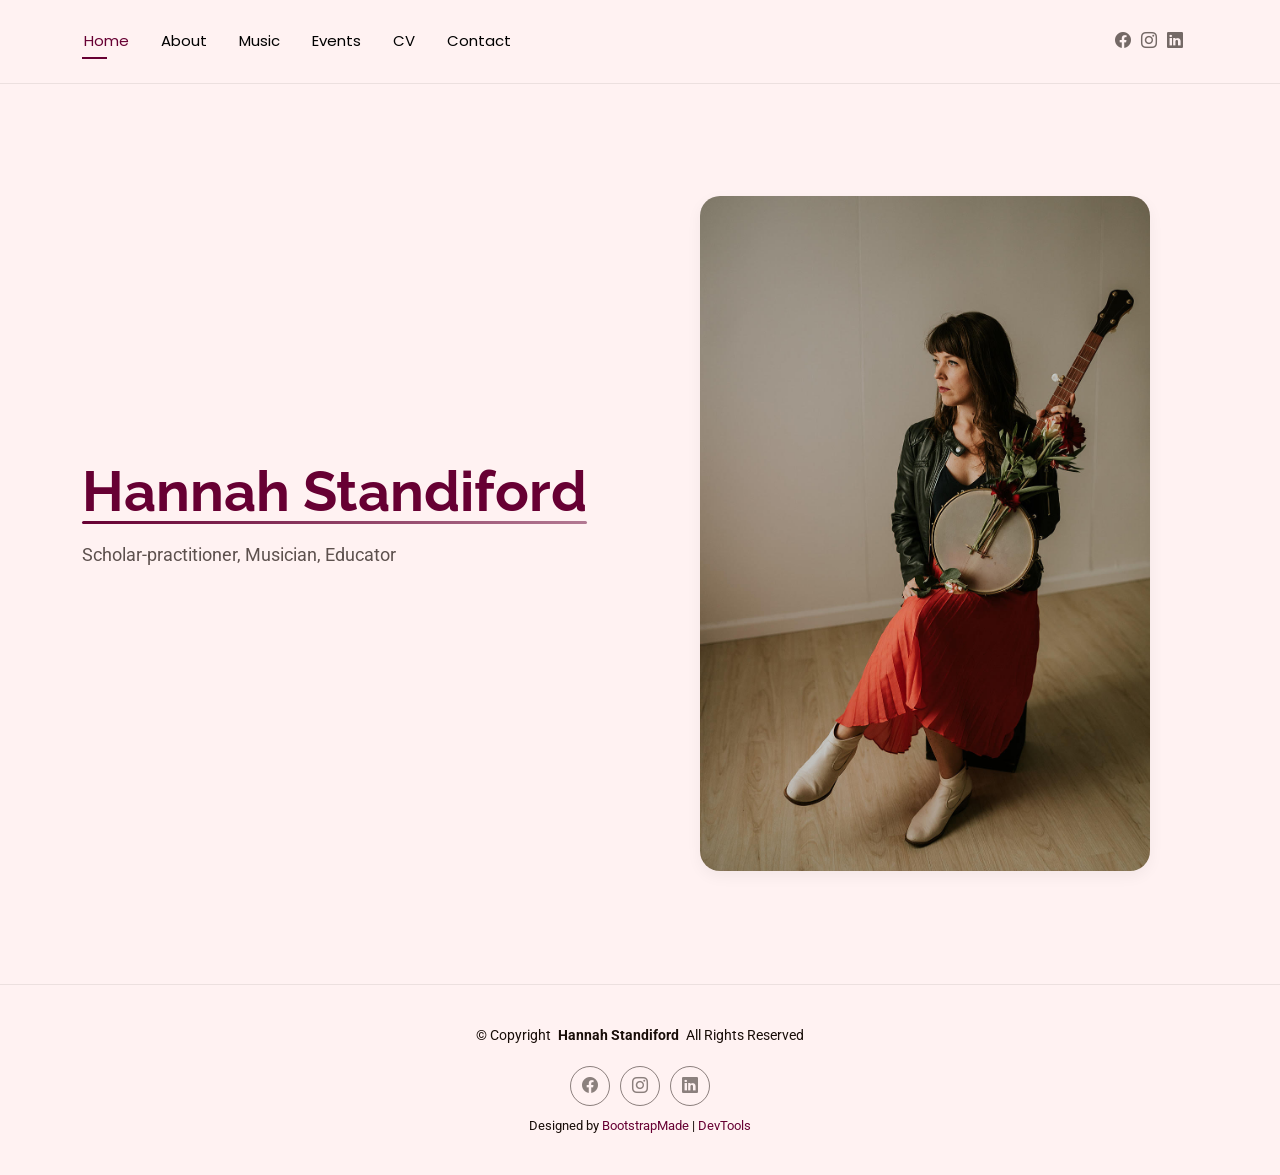
<file: index.html>
<!DOCTYPE html>
<html lang="en">

<head>
  <meta charset="utf-8">
  <meta content="width=device-width, initial-scale=1.0" name="viewport">
  <title>Hannah Standiford</title>
  <meta name="description" content="">
  <meta name="keywords" content="">

  <!-- Favicons -->
  <link href="assets/img/favicon.png" rel="icon">
  <link href="assets/img/apple-touch-icon.png" rel="apple-touch-icon">

  <!-- Fonts -->
  <link href="https://fonts.googleapis.com" rel="preconnect">
  <link href="https://fonts.gstatic.com" rel="preconnect" crossorigin>
  <link href="https://fonts.googleapis.com/css2?family=Roboto:ital,wght@0,100;0,300;0,400;0,500;0,700;0,900;1,100;1,300;1,400;1,500;1,700;1,900&family=Poppins:ital,wght@0,100;0,200;0,300;0,400;0,500;0,600;0,700;0,800;0,900;1,100;1,200;1,300;1,400;1,500;1,600;1,700;1,800;1,900&family=Raleway:ital,wght@0,100;0,200;0,300;0,400;0,500;0,600;0,700;0,800;0,900;1,100;1,200;1,300;1,400;1,500;1,600;1,700;1,800;1,900&display=swap" rel="stylesheet">

  <!-- Vendor CSS Files -->
  <link href="assets/vendor/bootstrap/css/bootstrap.min.css" rel="stylesheet">
  <link href="assets/vendor/bootstrap-icons/bootstrap-icons.css" rel="stylesheet">
  <link href="assets/vendor/aos/aos.css" rel="stylesheet">
  <link href="assets/vendor/swiper/swiper-bundle.min.css" rel="stylesheet">
  <link href="assets/vendor/glightbox/css/glightbox.min.css" rel="stylesheet">

  <!-- Main CSS File -->
  <link href="assets/css/main.css" rel="stylesheet">

  <!-- =======================================================
  * Template Name: FolioOne
  * Template URL: https://bootstrapmade.com/folioone-bootstrap-portfolio-website-template/
  * Updated: Aug 23 2025 with Bootstrap v5.3.7
  * Author: BootstrapMade.com
  * License: https://bootstrapmade.com/license/
  ======================================================== -->
</head>

<body class="index-page">

  <header id="header" class="header d-flex align-items-center light-background sticky-top">
    <div class="container position-relative d-flex align-items-center justify-content-between">
      <nav id="navmenu" class="navmenu">
        <ul>
          <li><a href="index.html" class="active">Home</a></li>
          <li><a href="about.html">About</a></li>
          <li><a href="portfolio.html">Music</a></li>
          <li><a href="events.html">Events</a></li>
          <li><a href="cv.pdf">CV</a></li>
          <li><a href="contact.html">Contact</a></li>
        </ul>
        <i class="mobile-nav-toggle d-xl-none bi bi-list"></i>
      </nav>

      <div class="header-social-links">
        <a href="https://www.facebook.com/hannah.m.standiford/" class="facebook"><i class="bi bi-facebook"></i></a>
        <a href="https://www.instagram.com/mrmisshannahmarie/" class="instagram"><i class="bi bi-instagram"></i></a>
        <a href="https://www.linkedin.com/in/hannah-standiford-8b935712a" class="linkedin"><i class="bi bi-linkedin"></i></a>
      </div>

    </div>
  </header>

  <main class="main">

    <!-- Hero Section -->
    <section id="hero" class="hero section">

      <div class="container" data-aos="fade-up" data-aos-delay="100">

        <div class="row gy-4 align-items-center">
          <div class="col-lg-6 order-2 order-lg-1">
            <div class="hero-content">
              <h1 data-aos="fade-up" data-aos-delay="200"><span class="highlight">Hannah Standiford</span></h1>
              <!-- <h2 data-aos="fade-up" data-aos-delay="300"><span class="typed">Scholar-practitioner, Musician, Educator</span></h2> -->
              <p data-aos="fade-up" data-aos-delay="400">Scholar-practitioner, Musician, Educator</p>
              <!-- <div class="hero-actions" data-aos="fade-up" data-aos-delay="500">
                <a href="portfolio.html" class="btn btn-primary">View My Work</a>
                <a href="contact.html" class="btn btn-outline">Get In Touch</a>
              </div> -->
<!--               <div class="social-links" data-aos="fade-up" data-aos-delay="600">
                <a href="https://www.linkedin.com/in/hannah-standiford-8b935712a"><i class="bi bi-linkedin"></i></a>
              </div> -->
            </div>
          </div>
          <div class="col-lg-6 order-1 order-lg-2">
            <div class="hero-image" data-aos="zoom-in" data-aos-delay="300">
              <div class="image-wrapper">
                <img src="assets/img/profile/Home.jpg" alt="Hannah Standiford" class="img-fluid">
                <!-- <div class="floating-elements">
                  <div class="floating-card design" data-aos="fade-left" data-aos-delay="700">
                    <i class="bi bi-book-half"></i>
                    <span>Scholar-practitioner</span>
                  </div>
                  <div class="floating-card code" data-aos="fade-right" data-aos-delay="800">
                    <i class="bi bi-music-note-list"></i>
                    <span>Musician</span>
                  </div>
                  <div class="floating-card creativity" data-aos="fade-up" data-aos-delay="900">
                    <i class="bi bi-lightbulb"></i>
                    <span>Educator</span>
                  </div>
                </div> -->
              </div>
            </div>
          </div>
        </div>

      </div>

    </section><!-- /Hero Section -->

  </main>

  <footer id="footer" class="footer">

    <div class="container">
      <div class="copyright text-center ">
        <p>© <span>Copyright</span> <strong class="px-1 sitename">Hannah Standiford</strong> <span>All Rights Reserved<br></span></p>
      </div>
      <div class="social-links d-flex justify-content-center">
        <a href="https://www.facebook.com/hannah.m.standiford/"><i class="bi bi-facebook"></i></a>
        <a href="https://www.instagram.com/mrmisshannahmarie/"><i class="bi bi-instagram"></i></a>
        <a href="https://www.linkedin.com/in/hannah-standiford-8b935712a"><i class="bi bi-linkedin"></i></a>
      </div>
      <div class="credits">
        Designed by <a href="https://bootstrapmade.com/">BootstrapMade</a> | <a href="https://bootstrapmade.com/tools/">DevTools</a>
      </div>
    </div>

  </footer>

  <!-- Scroll Top -->
  <a href="#" id="scroll-top" class="scroll-top d-flex align-items-center justify-content-center"><i class="bi bi-arrow-up-short"></i></a>

  <!-- Preloader -->
  <div id="preloader"></div>

  <!-- Vendor JS Files -->
  <script src="assets/vendor/bootstrap/js/bootstrap.bundle.min.js"></script>
  <script src="assets/vendor/php-email-form/validate.js"></script>
  <script src="assets/vendor/aos/aos.js"></script>
  <script src="assets/vendor/typed.js/typed.umd.js"></script>
  <script src="assets/vendor/waypoints/noframework.waypoints.js"></script>
  <script src="assets/vendor/purecounter/purecounter_vanilla.js"></script>
  <script src="assets/vendor/swiper/swiper-bundle.min.js"></script>
  <script src="assets/vendor/imagesloaded/imagesloaded.pkgd.min.js"></script>
  <script src="assets/vendor/isotope-layout/isotope.pkgd.min.js"></script>
  <script src="assets/vendor/glightbox/js/glightbox.min.js"></script>

  <!-- Main JS File -->
  <script src="assets/js/main.js"></script>

</body>

</html>
</file>
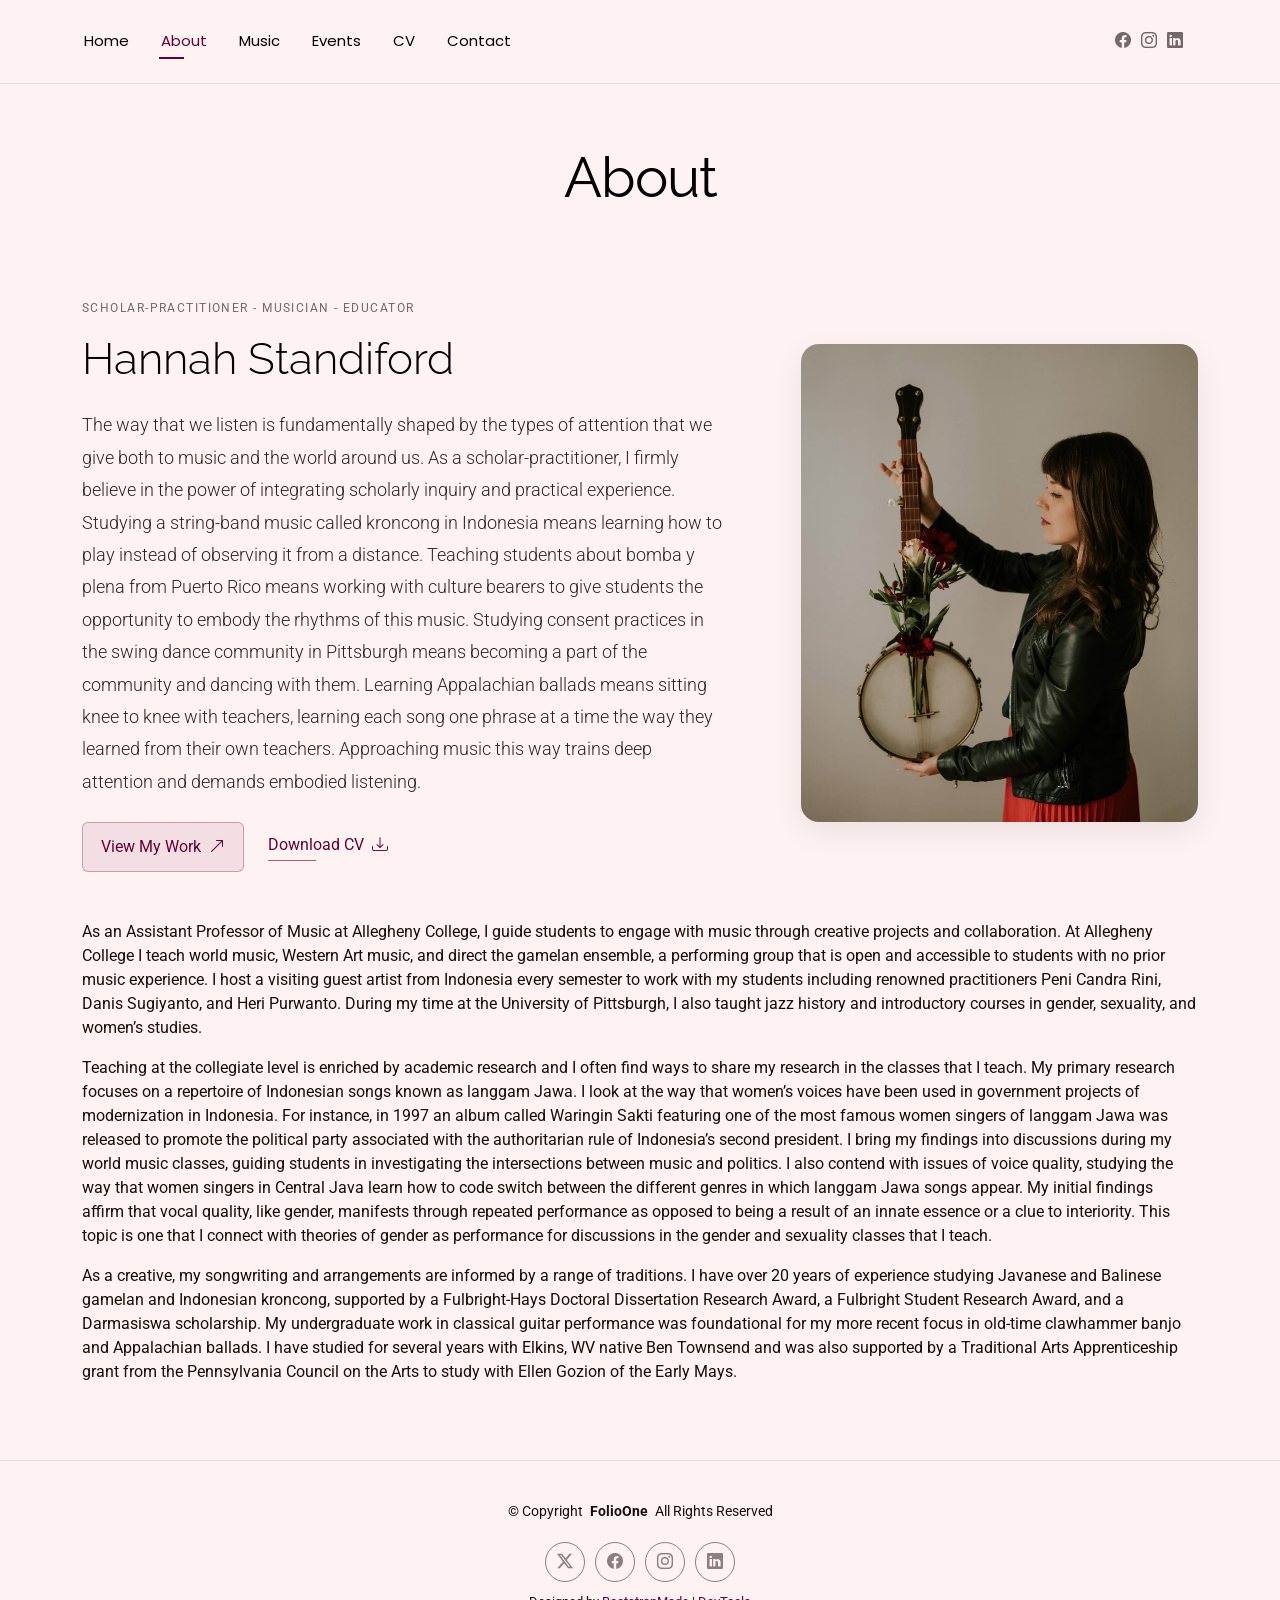
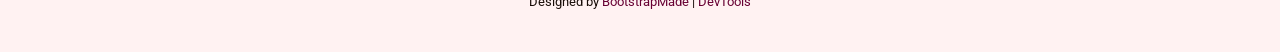
<file: about.html>
<!DOCTYPE html>
<html lang="en">

<head>
  <meta charset="utf-8">
  <meta content="width=device-width, initial-scale=1.0" name="viewport">
  <title>About Hannah</title>
  <meta name="description" content="">
  <meta name="keywords" content="">

  <!-- Favicons -->
  <link href="assets/img/favicon.png" rel="icon">
  <link href="assets/img/apple-touch-icon.png" rel="apple-touch-icon">

  <!-- Fonts -->
  <link href="https://fonts.googleapis.com" rel="preconnect">
  <link href="https://fonts.gstatic.com" rel="preconnect" crossorigin>
  <link href="https://fonts.googleapis.com/css2?family=Roboto:ital,wght@0,100;0,300;0,400;0,500;0,700;0,900;1,100;1,300;1,400;1,500;1,700;1,900&family=Poppins:ital,wght@0,100;0,200;0,300;0,400;0,500;0,600;0,700;0,800;0,900;1,100;1,200;1,300;1,400;1,500;1,600;1,700;1,800;1,900&family=Raleway:ital,wght@0,100;0,200;0,300;0,400;0,500;0,600;0,700;0,800;0,900;1,100;1,200;1,300;1,400;1,500;1,600;1,700;1,800;1,900&display=swap" rel="stylesheet">

  <!-- Vendor CSS Files -->
  <link href="assets/vendor/bootstrap/css/bootstrap.min.css" rel="stylesheet">
  <link href="assets/vendor/bootstrap-icons/bootstrap-icons.css" rel="stylesheet">
  <link href="assets/vendor/aos/aos.css" rel="stylesheet">
  <link href="assets/vendor/swiper/swiper-bundle.min.css" rel="stylesheet">
  <link href="assets/vendor/glightbox/css/glightbox.min.css" rel="stylesheet">

  <!-- Main CSS File -->
  <link href="assets/css/main.css" rel="stylesheet">

  <!-- =======================================================
  * Template Name: FolioOne
  * Template URL: https://bootstrapmade.com/folioone-bootstrap-portfolio-website-template/
  * Updated: Aug 23 2025 with Bootstrap v5.3.7
  * Author: BootstrapMade.com
  * License: https://bootstrapmade.com/license/
  ======================================================== -->
</head>

<body class="about-page">

  <header id="header" class="header d-flex align-items-center light-background sticky-top">
    <div class="container position-relative d-flex align-items-center justify-content-between">
      <nav id="navmenu" class="navmenu">
        <ul>
          <li><a href="index.html">Home</a></li>
          <li><a href="about.html" class="active">About</a></li>
          <li><a href="portfolio.html">Music</a></li>
          <li><a href="events.html">Events</a></li>
          <li><a href="cv.pdf">CV</a></li>
          <li><a href="contact.html">Contact</a></li>
        </ul>
        <i class="mobile-nav-toggle d-xl-none bi bi-list"></i>
      </nav>

      <div class="header-social-links">
        <a href="https://www.facebook.com/hannah.m.standiford/" class="facebook"><i class="bi bi-facebook"></i></a>
        <a href="https://www.instagram.com/mrmisshannahmarie/" class="instagram"><i class="bi bi-instagram"></i></a>
        <a href="https://www.linkedin.com/in/hannah-standiford-8b935712a" class="linkedin"><i class="bi bi-linkedin"></i></a>
      </div>

    </div>
  </header>

  <main class="main">

    <!-- About Section -->
    <section id="about" class="about section">

      <!-- Section Title -->
      <div class="container section-title" data-aos="fade-up">
        <h2>About</h2>
        <!-- <p>Necessitatibus eius consequatur ex aliquid fuga eum quidem sint consectetur velit. Sed ut perspiciatis unde omnis iste natus error sit voluptatem accusantium doloremque laudantium totam rem aperiam</p> -->
      </div><!-- End Section Title -->

      <div class="container" data-aos="fade-up" data-aos-delay="100">

        <!-- Intro + Photo -->
        <div class="row align-items-center justify-content-between gy-5 mb-5">
          <div class="col-lg-7" data-aos="fade-right" data-aos-delay="150">
            <div class="intro-content">
              <span class="eyebrow">Scholar-Practitioner - Musician - Educator</span>
              <h2 class="headline">Hannah Standiford</h2>
              <p class="lead">
                The way that we listen is fundamentally shaped by the types of attention that we give both to music and the world around us. As a scholar-practitioner, I firmly believe in the power of integrating scholarly inquiry and practical experience. Studying a string-band music called kroncong in Indonesia means learning how to play instead of observing it from a distance. Teaching students about bomba y plena from Puerto Rico means working with culture bearers to give students the opportunity to embody the rhythms of this music. Studying consent practices in the swing dance community in Pittsburgh means becoming a part of the community and dancing with them. Learning Appalachian ballads means sitting knee to knee with teachers, learning each song one phrase at a time the way they learned from their own teachers. Approaching music this way trains deep attention and demands embodied listening.
              </p>
              <div class="cta-group">
                <a href="portfolio.html" class="btn-ghost">
                  View My Work <i class="bi bi-arrow-up-right"></i>
                </a>
                <a href="cv.pdf" class="link-underline">
                  Download CV <i class="bi bi-download"></i>
                </a>
              </div>
            </div>
          </div>

          <div class="col-lg-5" data-aos="zoom-in" data-aos-delay="250">
            <figure class="profile-figure text-center text-lg-end">
              <img src="assets/img/profile/About.jpg" alt="Hannah holding a banjo" class="img-fluid profile-photo">
            </figure>
          </div>
        </div>
        <!-- End Intro + Photo -->

        <p>As an Assistant Professor of Music at Allegheny College, I guide students to engage with music through creative projects and collaboration. At Allegheny College I teach world music, Western Art music, and direct the gamelan ensemble, a performing group that is open and accessible to students with no prior music experience. I host a visiting guest artist from Indonesia every semester to work with my students including renowned practitioners Peni Candra Rini, Danis Sugiyanto, and Heri Purwanto. During my time at the University of Pittsburgh, I also taught jazz history and introductory courses in gender, sexuality, and women’s studies.</p>
              <p>Teaching at the collegiate level is enriched by academic research and I often find ways to share my research in the classes that I teach. My primary research focuses on a repertoire of Indonesian songs known as langgam Jawa. I look at the way that women’s voices have been used in government projects of modernization in Indonesia. For instance, in 1997 an album called Waringin Sakti featuring one of the most famous women singers of langgam Jawa was released to promote the political party associated with the authoritarian rule of Indonesia’s second president. I bring my findings into discussions during my world music classes, guiding students in investigating the intersections between music and politics. I also contend with issues of voice quality, studying the way that women singers in Central Java learn how to code switch between the different genres in which langgam Jawa songs appear. My initial findings affirm that vocal quality, like gender, manifests through repeated performance as opposed to being a result of an innate essence or a clue to interiority. This topic is one that I connect with theories of gender as performance for discussions in the gender and sexuality classes that I teach.</p>
              <p>As a creative, my songwriting and arrangements are informed by a range of traditions. I have over 20 years of experience studying Javanese and Balinese gamelan and Indonesian kroncong, supported by a Fulbright-Hays Doctoral Dissertation Research Award, a Fulbright Student Research Award, and a Darmasiswa scholarship. My undergraduate work in classical guitar performance was foundational for my more recent focus in old-time clawhammer banjo and Appalachian ballads. I have studied for several years with Elkins, WV native Ben Townsend and was also supported by a Traditional Arts Apprenticeship grant from the Pennsylvania Council on the Arts to study with Ellen Gozion of the Early Mays.</p>
  </main>

  <footer id="footer" class="footer">

    <div class="container">
      <div class="copyright text-center ">
        <p>© <span>Copyright</span> <strong class="px-1 sitename">FolioOne</strong> <span>All Rights Reserved<br></span></p>
      </div>
      <div class="social-links d-flex justify-content-center">
        <a href=""><i class="bi bi-twitter-x"></i></a>
        <a href=""><i class="bi bi-facebook"></i></a>
        <a href=""><i class="bi bi-instagram"></i></a>
        <a href=""><i class="bi bi-linkedin"></i></a>
      </div>
      <div class="credits">
        <!-- All the links in the footer should remain intact. -->
        <!-- You can delete the links only if you've purchased the pro version. -->
        <!-- Licensing information: https://bootstrapmade.com/license/ -->
        <!-- Purchase the pro version with working PHP/AJAX contact form: [buy-url] -->
        Designed by <a href="https://bootstrapmade.com/">BootstrapMade</a> | <a href="https://bootstrapmade.com/tools/">DevTools</a>
      </div>
    </div>

  </footer>

  <!-- Scroll Top -->
  <a href="#" id="scroll-top" class="scroll-top d-flex align-items-center justify-content-center"><i class="bi bi-arrow-up-short"></i></a>

  <!-- Preloader -->
  <div id="preloader"></div>

  <!-- Vendor JS Files -->
  <script src="assets/vendor/bootstrap/js/bootstrap.bundle.min.js"></script>
  <script src="assets/vendor/php-email-form/validate.js"></script>
  <script src="assets/vendor/aos/aos.js"></script>
  <script src="assets/vendor/typed.js/typed.umd.js"></script>
  <script src="assets/vendor/waypoints/noframework.waypoints.js"></script>
  <script src="assets/vendor/purecounter/purecounter_vanilla.js"></script>
  <script src="assets/vendor/swiper/swiper-bundle.min.js"></script>
  <script src="assets/vendor/imagesloaded/imagesloaded.pkgd.min.js"></script>
  <script src="assets/vendor/isotope-layout/isotope.pkgd.min.js"></script>
  <script src="assets/vendor/glightbox/js/glightbox.min.js"></script>

  <!-- Main JS File -->
  <script src="assets/js/main.js"></script>

</body>

</html>
</file>
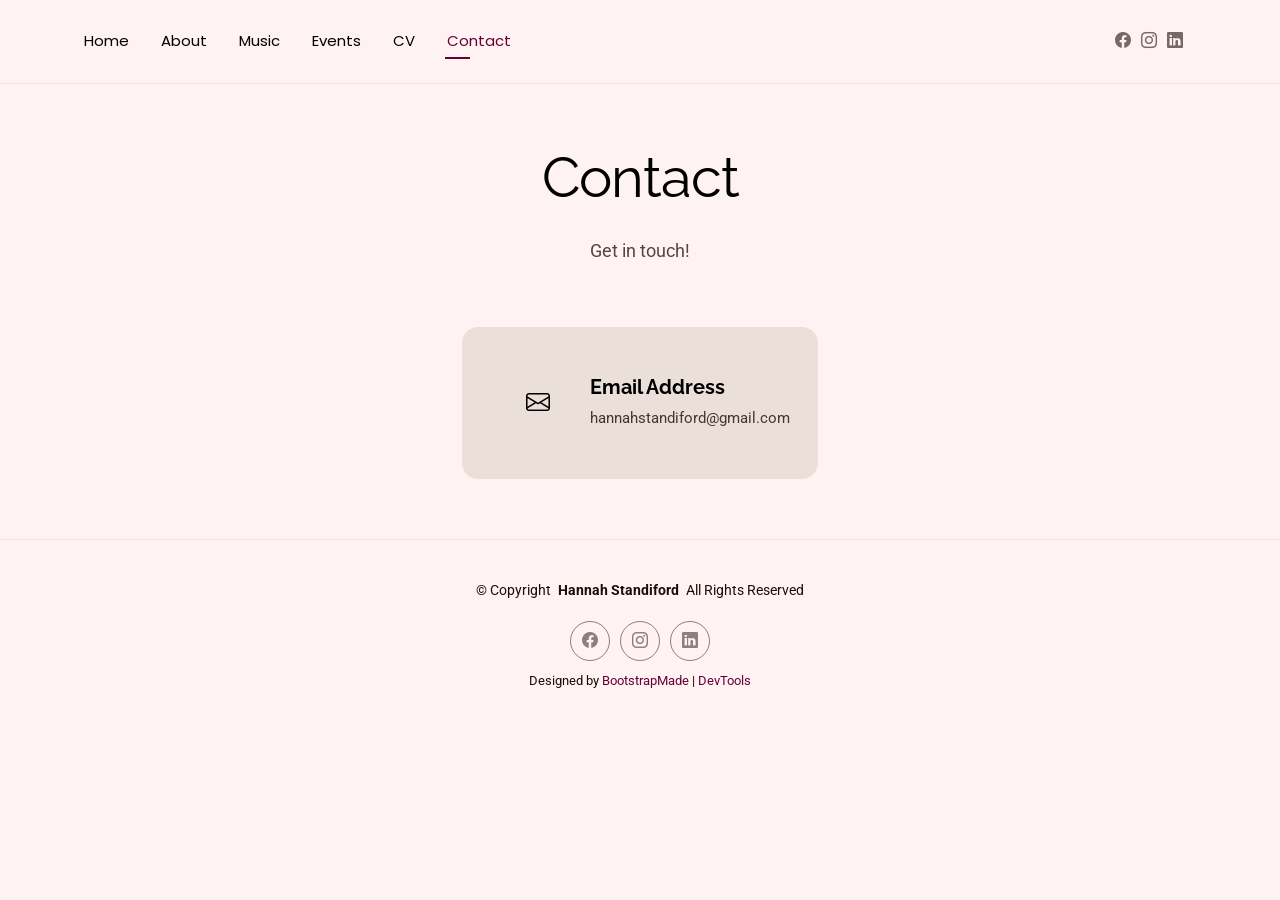
<file: contact.html>
<!DOCTYPE html>
<html lang="en">

<head>
  <meta charset="utf-8">
  <meta content="width=device-width, initial-scale=1.0" name="viewport">
  <title>Contact Hannah</title>
  <meta name="description" content="">
  <meta name="keywords" content="">

  <!-- Favicons -->
  <link href="assets/img/favicon.png" rel="icon">
  <link href="assets/img/apple-touch-icon.png" rel="apple-touch-icon">

  <!-- Fonts -->
  <link href="https://fonts.googleapis.com" rel="preconnect">
  <link href="https://fonts.gstatic.com" rel="preconnect" crossorigin>
  <link href="https://fonts.googleapis.com/css2?family=Roboto:ital,wght@0,100;0,300;0,400;0,500;0,700;0,900;1,100;1,300;1,400;1,500;1,700;1,900&family=Poppins:ital,wght@0,100;0,200;0,300;0,400;0,500;0,600;0,700;0,800;0,900;1,100;1,200;1,300;1,400;1,500;1,600;1,700;1,800;1,900&family=Raleway:ital,wght@0,100;0,200;0,300;0,400;0,500;0,600;0,700;0,800;0,900;1,100;1,200;1,300;1,400;1,500;1,600;1,700;1,800;1,900&display=swap" rel="stylesheet">

  <!-- Vendor CSS Files -->
  <link href="assets/vendor/bootstrap/css/bootstrap.min.css" rel="stylesheet">
  <link href="assets/vendor/bootstrap-icons/bootstrap-icons.css" rel="stylesheet">
  <link href="assets/vendor/aos/aos.css" rel="stylesheet">
  <link href="assets/vendor/swiper/swiper-bundle.min.css" rel="stylesheet">
  <link href="assets/vendor/glightbox/css/glightbox.min.css" rel="stylesheet">

  <!-- Main CSS File -->
  <link href="assets/css/main.css" rel="stylesheet">

  <!-- =======================================================
  * Template Name: FolioOne
  * Template URL: https://bootstrapmade.com/folioone-bootstrap-portfolio-website-template/
  * Updated: Aug 23 2025 with Bootstrap v5.3.7
  * Author: BootstrapMade.com
  * License: https://bootstrapmade.com/license/
  ======================================================== -->
</head>

<body class="contact-page">

<header id="header" class="header d-flex align-items-center light-background sticky-top">
    <div class="container position-relative d-flex align-items-center justify-content-between">
      <nav id="navmenu" class="navmenu">
        <ul>
          <li><a href="index.html">Home</a></li>
          <li><a href="about.html">About</a></li>
          <li><a href="portfolio.html">Music</a></li>
          <li><a href="events.html">Events</a></li>
          <li><a href="cv.pdf">CV</a></li>
          <li><a href="contact.html" class="active">Contact</a></li>
        </ul>
        <i class="mobile-nav-toggle d-xl-none bi bi-list"></i>
      </nav>

      <div class="header-social-links">
        <a href="https://www.facebook.com/hannah.m.standiford/" class="facebook"><i class="bi bi-facebook"></i></a>
        <a href="https://www.instagram.com/mrmisshannahmarie/" class="instagram"><i class="bi bi-instagram"></i></a>
        <a href="https://www.linkedin.com/in/hannah-standiford-8b935712a" class="linkedin"><i class="bi bi-linkedin"></i></a>
      </div>

    </div>
  </header>

  <main class="main">

    <!-- Contact Section -->
    <section id="contact" class="contact section">

      <!-- Section Title -->
      <div class="container section-title" data-aos="fade-up">
        <h2>Contact</h2>
        <p>Get in touch!</p>
      </div><!-- End Section Title -->

      <div class="container" data-aos="fade-up" data-aos-delay="100">
        <div class="row g-4 g-lg-12">
          <div class="col"></div>
          <div class="col-lg-4">
            <div class="info-box" data-aos="fade-up" data-aos-delay="200">
              <div class="info-item" data-aos="fade-up" data-aos-delay="500">
                <div class="icon-box">
                  <i class="bi bi-envelope"></i>
                </div>
                <div class="content">
                  <h4>Email Address</h4>
                  <p href="mailto:hannahstandiford@gmail.com">hannahstandiford@gmail.com</p>
                </div>
              </div>
            </div>
          </div>
          <div class="col"></div>
        </div>

      </div>

    </section><!-- /Contact Section -->

  </main>

<footer id="footer" class="footer">

  <div class="container">
    <div class="copyright text-center ">
      <p>© <span>Copyright</span> <strong class="px-1 sitename">Hannah Standiford</strong> <span>All Rights Reserved<br></span></p>
    </div>
    <div class="social-links d-flex justify-content-center">
      <a href="https://www.facebook.com/hannah.m.standiford/"><i class="bi bi-facebook"></i></a>
      <a href="https://www.instagram.com/mrmisshannahmarie/"><i class="bi bi-instagram"></i></a>
      <a href="https://www.linkedin.com/in/hannah-standiford-8b935712a"><i class="bi bi-linkedin"></i></a>
    </div>
    <div class="credits">
      Designed by <a href="https://bootstrapmade.com/">BootstrapMade</a> | <a href="https://bootstrapmade.com/tools/">DevTools</a>
    </div>
  </div>

</footer>

  <!-- Scroll Top -->
  <a href="#" id="scroll-top" class="scroll-top d-flex align-items-center justify-content-center"><i class="bi bi-arrow-up-short"></i></a>

  <!-- Preloader -->
  <div id="preloader"></div>

  <!-- Vendor JS Files -->
  <script src="assets/vendor/bootstrap/js/bootstrap.bundle.min.js"></script>
  <script src="assets/vendor/php-email-form/validate.js"></script>
  <script src="assets/vendor/aos/aos.js"></script>
  <script src="assets/vendor/typed.js/typed.umd.js"></script>
  <script src="assets/vendor/waypoints/noframework.waypoints.js"></script>
  <script src="assets/vendor/purecounter/purecounter_vanilla.js"></script>
  <script src="assets/vendor/swiper/swiper-bundle.min.js"></script>
  <script src="assets/vendor/imagesloaded/imagesloaded.pkgd.min.js"></script>
  <script src="assets/vendor/isotope-layout/isotope.pkgd.min.js"></script>
  <script src="assets/vendor/glightbox/js/glightbox.min.js"></script>

  <!-- Main JS File -->
  <script src="assets/js/main.js"></script>

</body>

</html>
</file>
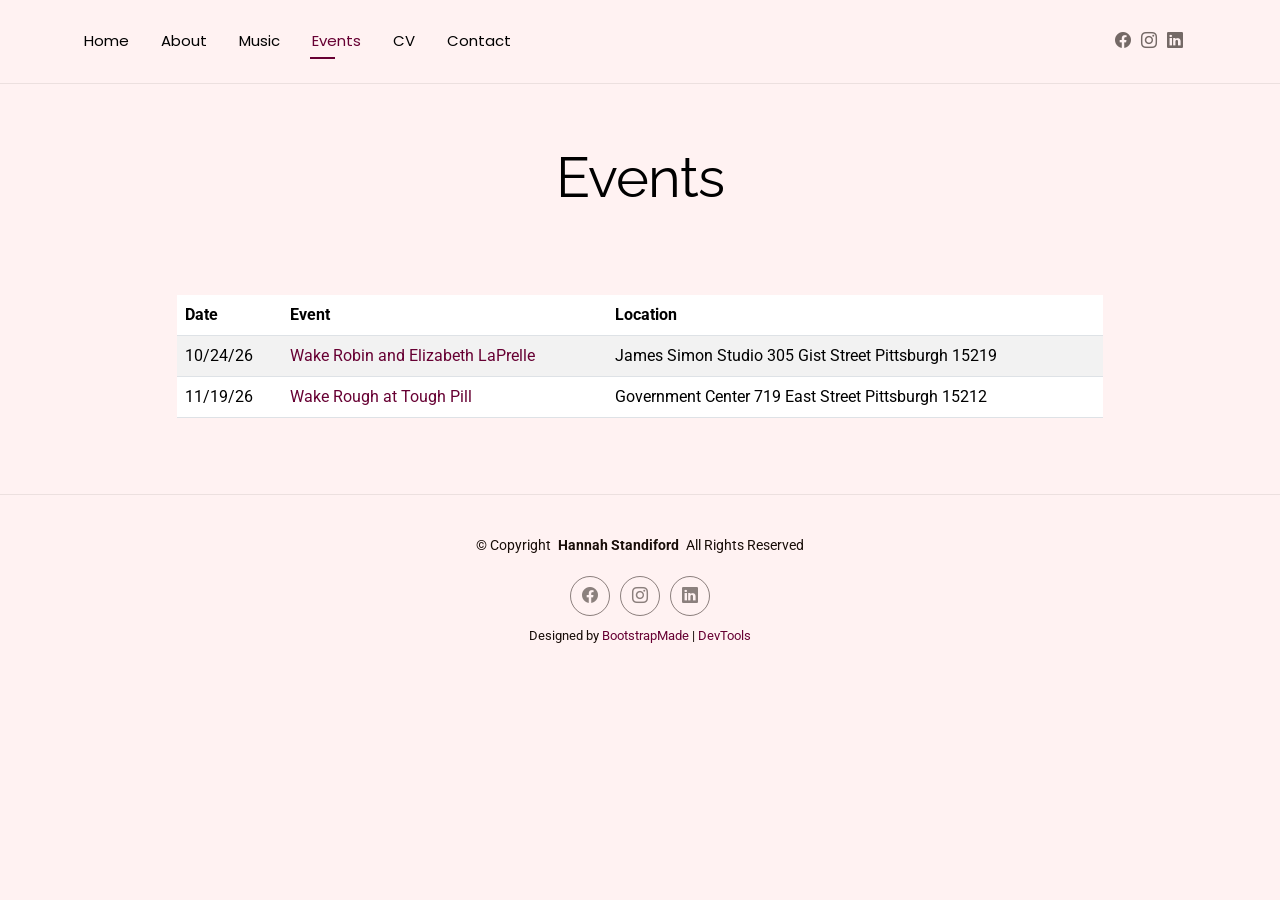
<file: events.html>
<!DOCTYPE html>
<html lang="en">

<head>
  <meta charset="utf-8">
  <meta content="width=device-width, initial-scale=1.0" name="viewport">
  <title>Hannah Standiford Upcoming Events</title>
  <meta name="description" content="">
  <meta name="keywords" content="">

  <!-- Favicons -->
  <link href="assets/img/favicon.png" rel="icon">
  <link href="assets/img/apple-touch-icon.png" rel="apple-touch-icon">

  <!-- Fonts -->
  <link href="https://fonts.googleapis.com" rel="preconnect">
  <link href="https://fonts.gstatic.com" rel="preconnect" crossorigin>
  <link href="https://fonts.googleapis.com/css2?family=Roboto:ital,wght@0,100;0,300;0,400;0,500;0,700;0,900;1,100;1,300;1,400;1,500;1,700;1,900&family=Poppins:ital,wght@0,100;0,200;0,300;0,400;0,500;0,600;0,700;0,800;0,900;1,100;1,200;1,300;1,400;1,500;1,600;1,700;1,800;1,900&family=Raleway:ital,wght@0,100;0,200;0,300;0,400;0,500;0,600;0,700;0,800;0,900;1,100;1,200;1,300;1,400;1,500;1,600;1,700;1,800;1,900&display=swap" rel="stylesheet">

  <!-- Vendor CSS Files -->
  <link href="assets/vendor/bootstrap/css/bootstrap.min.css" rel="stylesheet">
  <link href="assets/vendor/bootstrap-icons/bootstrap-icons.css" rel="stylesheet">
  <link href="assets/vendor/aos/aos.css" rel="stylesheet">
  <link href="assets/vendor/swiper/swiper-bundle.min.css" rel="stylesheet">
  <link href="assets/vendor/glightbox/css/glightbox.min.css" rel="stylesheet">

  <!-- Main CSS File -->
  <link href="assets/css/main.css" rel="stylesheet">

  <!-- =======================================================
  * Template Name: FolioOne
  * Template URL: https://bootstrapmade.com/folioone-bootstrap-portfolio-website-template/
  * Updated: Aug 23 2025 with Bootstrap v5.3.7
  * Author: BootstrapMade.com
  * License: https://bootstrapmade.com/license/
  ======================================================== -->
</head>

<body class="contact-page">

<header id="header" class="header d-flex align-items-center light-background sticky-top">
    <div class="container position-relative d-flex align-items-center justify-content-between">
      <nav id="navmenu" class="navmenu">
        <ul>
          <li><a href="index.html">Home</a></li>
          <li><a href="about.html">About</a></li>
          <li><a href="portfolio.html">Music</a></li>
          <li><a href="events.html"  class="active">Events</a></li>
          <li><a href="cv.pdf">CV</a></li>
          <li><a href="contact.html">Contact</a></li>
        </ul>
        <i class="mobile-nav-toggle d-xl-none bi bi-list"></i>
      </nav>

      <div class="header-social-links">
        <a href="https://www.facebook.com/hannah.m.standiford/" class="facebook"><i class="bi bi-facebook"></i></a>
        <a href="https://www.instagram.com/mrmisshannahmarie/" class="instagram"><i class="bi bi-instagram"></i></a>
        <a href="https://www.linkedin.com/in/hannah-standiford-8b935712a" class="linkedin"><i class="bi bi-linkedin"></i></a>
      </div>

    </div>
  </header>

  <main class="main">

    <!-- Contact Section -->
    <section id="contact" class="contact section">

      <!-- Section Title -->
      <div class="container section-title" data-aos="fade-up">
        <h2>Events</h2>
      </div><!-- End Section Title -->

      <div class="container" data-aos="fade-up" data-aos-delay="100">
        <div class="row g-4 g-lg-12">
          <div class="col"></div>
          <div class="col-lg-10">
           <table class="table table-striped table-hover table-transparent">
             <thead>
               <tr>
                <th scope="col">Date</th>
                <th scope="col">Event</th>
                <th scope="col">Location</th>
               </tr>
             </thead>
             <tbody>
               <tr>
                 <td>10/24/26</td>
                 <td><a href="">Wake Robin and Elizabeth LaPrelle</a></td>
                 <td>James Simon Studio 305 Gist Street Pittsburgh 15219</td>
               </tr>
               <tr>
                 <td>11/19/26</td>
                 <td><a href="">Wake Rough at Tough Pill</a></td>
                 <td>Government Center 719 East Street Pittsburgh 15212</td>
               </tr>
             </tbody>
           </table>
          </div>
          <div class="col"></div>
        </div>

      </div>

    </section><!-- /Contact Section -->

  </main>

<footer id="footer" class="footer">

  <div class="container">
    <div class="copyright text-center ">
      <p>© <span>Copyright</span> <strong class="px-1 sitename">Hannah Standiford</strong> <span>All Rights Reserved<br></span></p>
    </div>
    <div class="social-links d-flex justify-content-center">
      <a href="https://www.facebook.com/hannah.m.standiford/"><i class="bi bi-facebook"></i></a>
      <a href="https://www.instagram.com/mrmisshannahmarie/"><i class="bi bi-instagram"></i></a>
      <a href="https://www.linkedin.com/in/hannah-standiford-8b935712a"><i class="bi bi-linkedin"></i></a>
    </div>
    <div class="credits">
      Designed by <a href="https://bootstrapmade.com/">BootstrapMade</a> | <a href="https://bootstrapmade.com/tools/">DevTools</a>
    </div>
  </div>

</footer>

  <!-- Scroll Top -->
  <a href="#" id="scroll-top" class="scroll-top d-flex align-items-center justify-content-center"><i class="bi bi-arrow-up-short"></i></a>

  <!-- Preloader -->
  <div id="preloader"></div>

  <!-- Vendor JS Files -->
  <script src="assets/vendor/bootstrap/js/bootstrap.bundle.min.js"></script>
  <script src="assets/vendor/php-email-form/validate.js"></script>
  <script src="assets/vendor/aos/aos.js"></script>
  <script src="assets/vendor/typed.js/typed.umd.js"></script>
  <script src="assets/vendor/waypoints/noframework.waypoints.js"></script>
  <script src="assets/vendor/purecounter/purecounter_vanilla.js"></script>
  <script src="assets/vendor/swiper/swiper-bundle.min.js"></script>
  <script src="assets/vendor/imagesloaded/imagesloaded.pkgd.min.js"></script>
  <script src="assets/vendor/isotope-layout/isotope.pkgd.min.js"></script>
  <script src="assets/vendor/glightbox/js/glightbox.min.js"></script>

  <!-- Main JS File -->
  <script src="assets/js/main.js"></script>

</body>

</html>
</file>
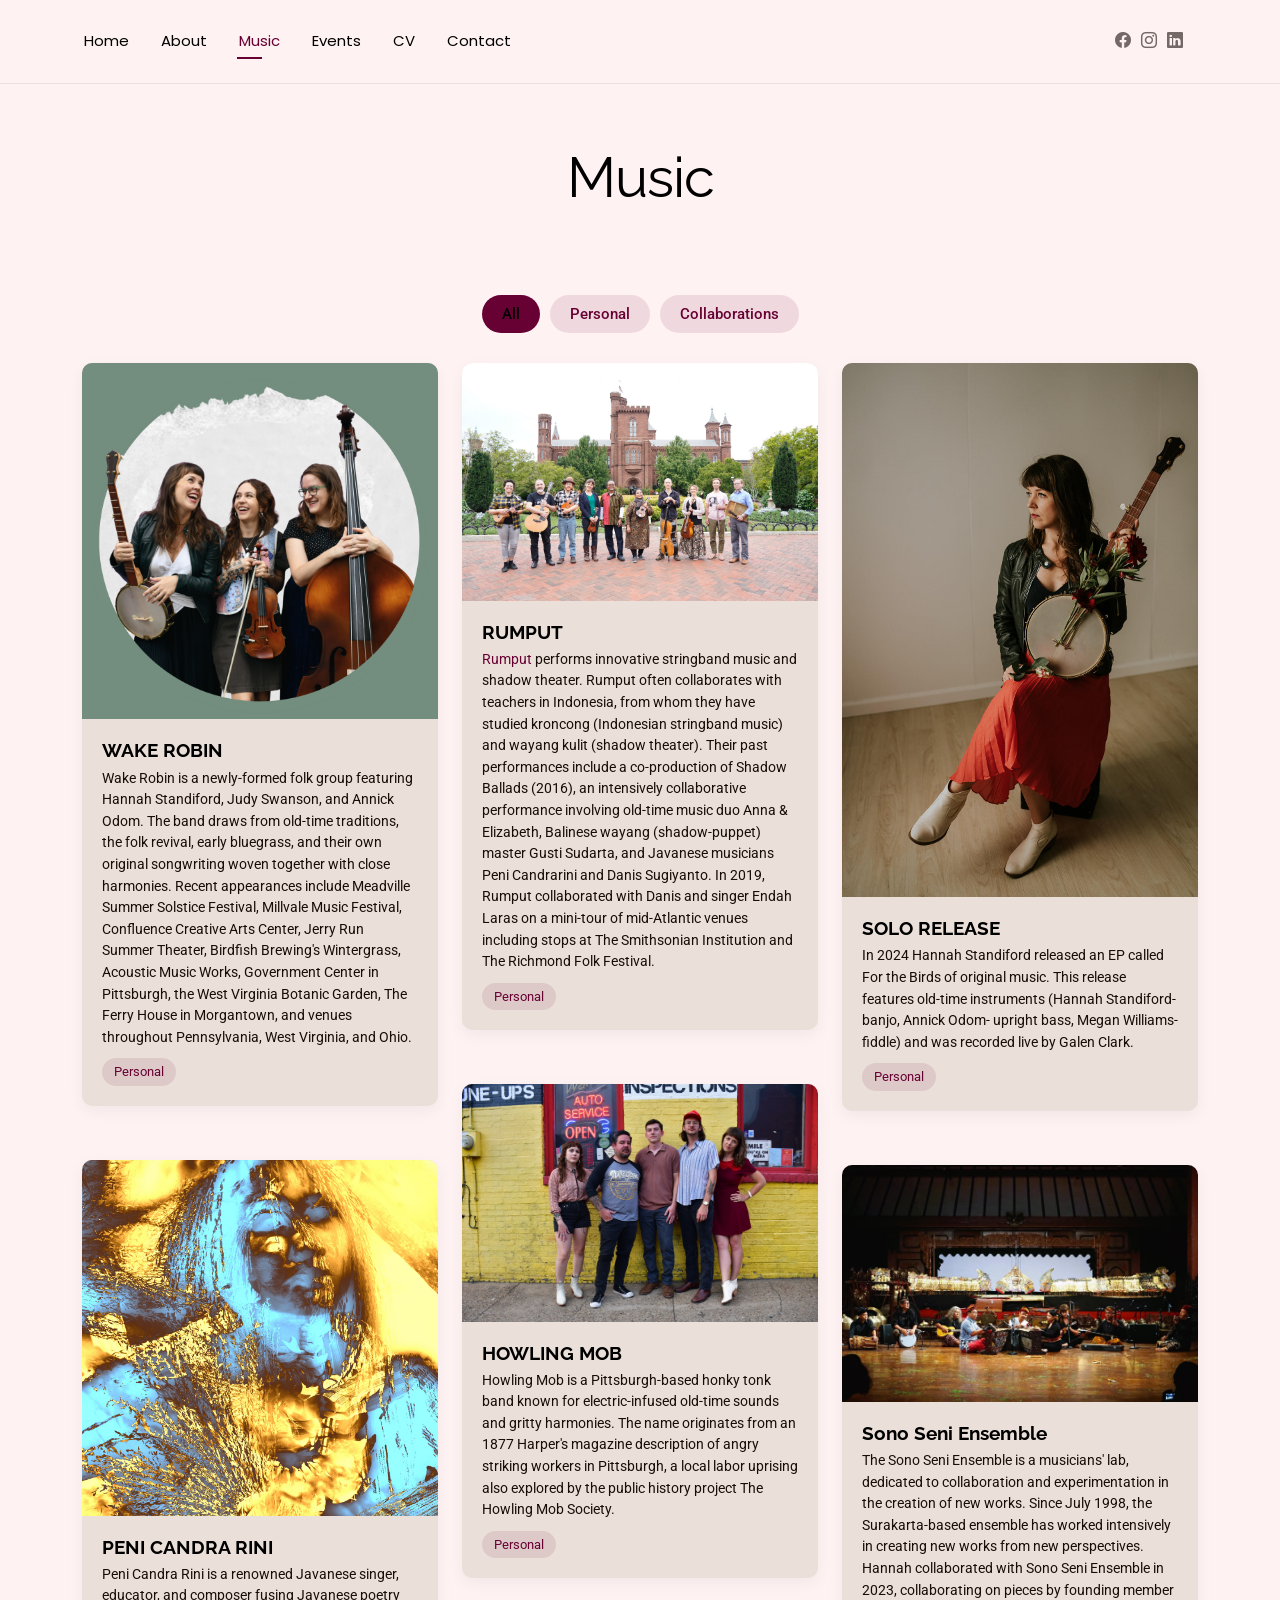
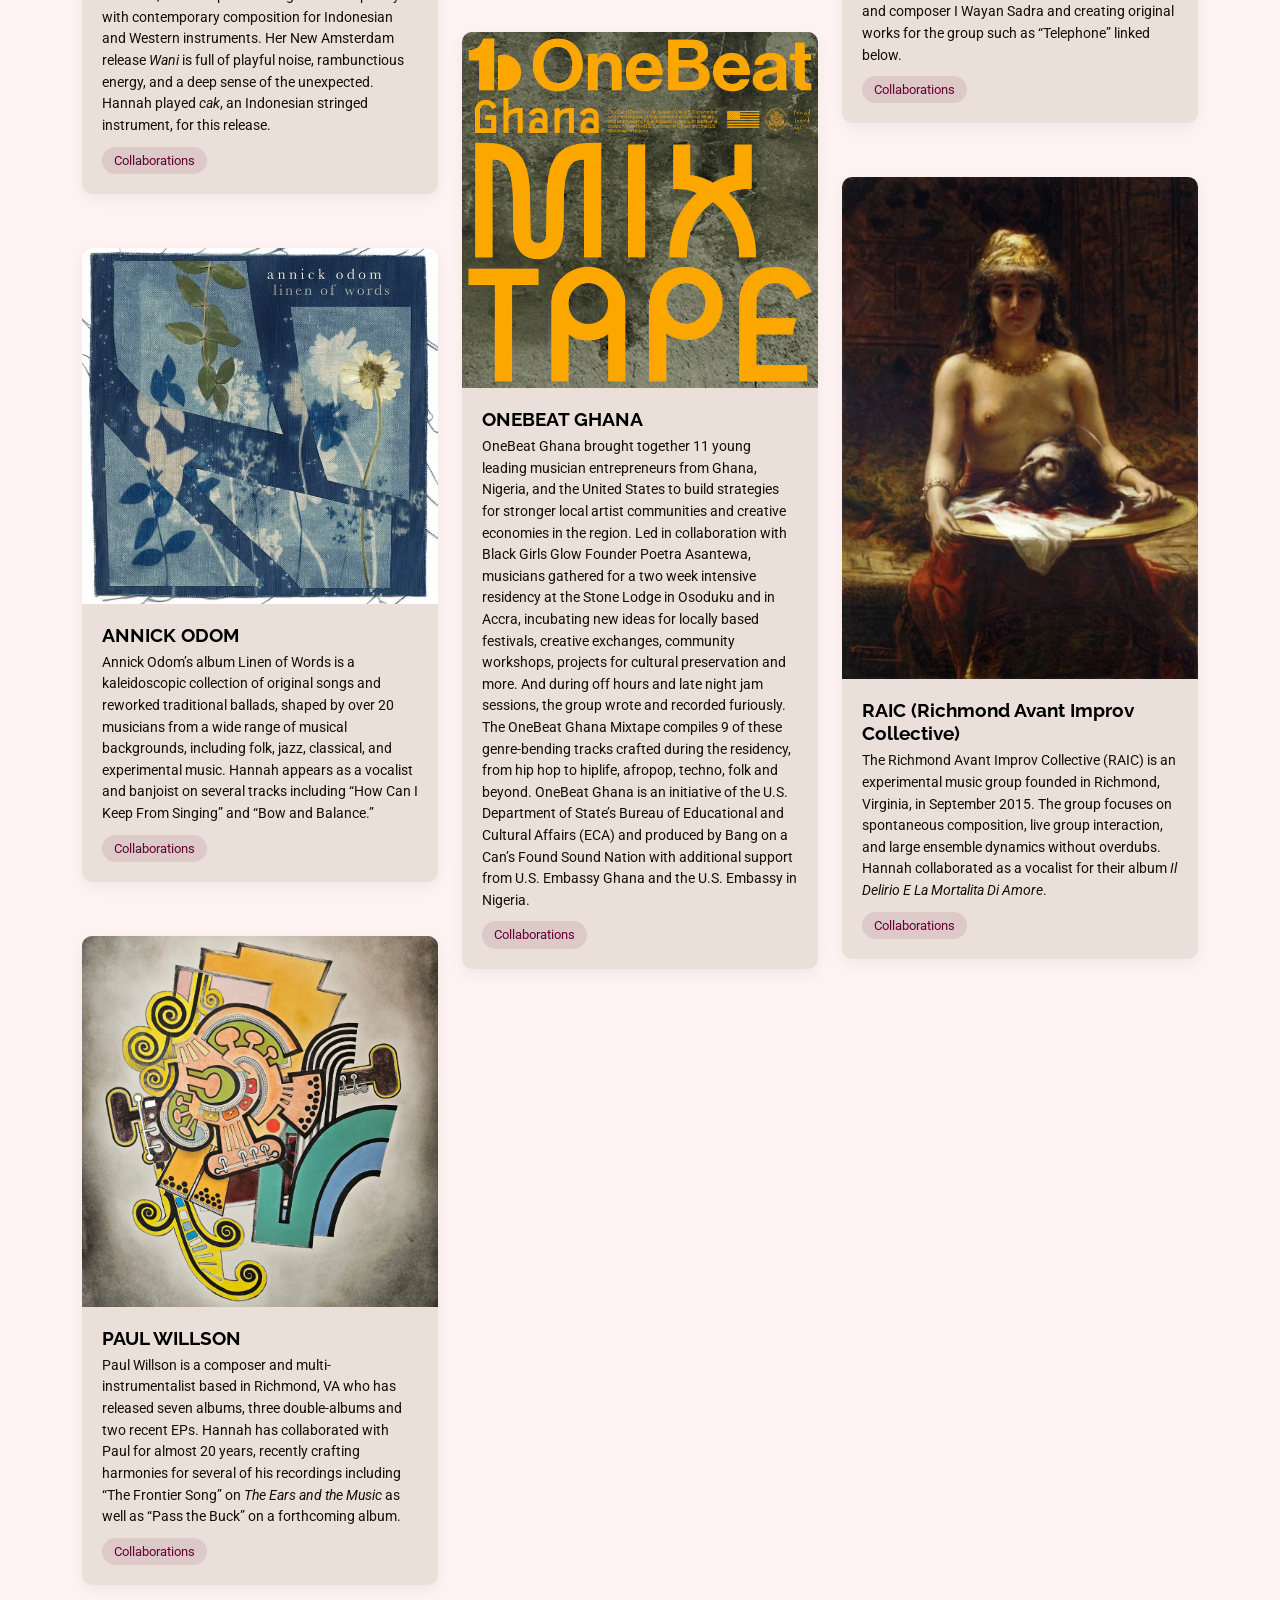
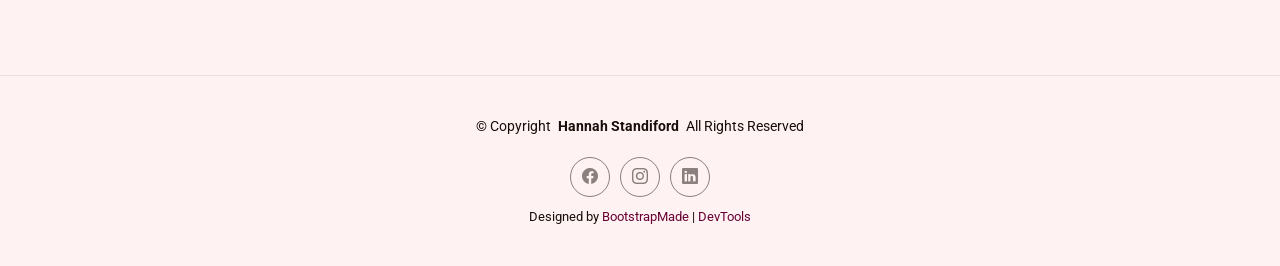
<file: portfolio.html>
<!DOCTYPE html>
<html lang="en">

<head>
  <meta charset="utf-8">
  <meta content="width=device-width, initial-scale=1.0" name="viewport">
  <title>Hannah's Music</title>
  <meta name="description" content="">
  <meta name="keywords" content="">

  <!-- Favicons -->
  <link href="assets/img/favicon.png" rel="icon">
  <link href="assets/img/apple-touch-icon.png" rel="apple-touch-icon">

  <!-- Fonts -->
  <link href="https://fonts.googleapis.com" rel="preconnect">
  <link href="https://fonts.gstatic.com" rel="preconnect" crossorigin>
  <link href="https://fonts.googleapis.com/css2?family=Roboto:ital,wght@0,100;0,300;0,400;0,500;0,700;0,900;1,100;1,300;1,400;1,500;1,700;1,900&family=Poppins:ital,wght@0,100;0,200;0,300;0,400;0,500;0,600;0,700;0,800;0,900;1,100;1,200;1,300;1,400;1,500;1,600;1,700;1,800;1,900&family=Raleway:ital,wght@0,100;0,200;0,300;0,400;0,500;0,600;0,700;0,800;0,900;1,100;1,200;1,300;1,400;1,500;1,600;1,700;1,800;1,900&display=swap" rel="stylesheet">

  <!-- Vendor CSS Files -->
  <link href="assets/vendor/bootstrap/css/bootstrap.min.css" rel="stylesheet">
  <link href="assets/vendor/bootstrap-icons/bootstrap-icons.css" rel="stylesheet">
  <link href="assets/vendor/aos/aos.css" rel="stylesheet">
  <link href="assets/vendor/swiper/swiper-bundle.min.css" rel="stylesheet">
  <link href="assets/vendor/glightbox/css/glightbox.min.css" rel="stylesheet">

  <!-- Main CSS File -->
  <link href="assets/css/main.css" rel="stylesheet">

  <!-- =======================================================
  * Template Name: FolioOne
  * Template URL: https://bootstrapmade.com/folioone-bootstrap-portfolio-website-template/
  * Updated: Aug 23 2025 with Bootstrap v5.3.7
  * Author: BootstrapMade.com
  * License: https://bootstrapmade.com/license/
  ======================================================== -->
</head>

<body class="portfolio-page">

<header id="header" class="header d-flex align-items-center light-background sticky-top">
    <div class="container position-relative d-flex align-items-center justify-content-between">
      <nav id="navmenu" class="navmenu">
        <ul>
          <li><a href="index.html">Home</a></li>
          <li><a href="about.html">About</a></li>
          <li><a href="portfolio.html" class="active">Music</a></li>
          <li><a href="events.html">Events</a></li>
          <li><a href="cv.pdf">CV</a></li>
          <li><a href="contact.html">Contact</a></li>
        </ul>
        <i class="mobile-nav-toggle d-xl-none bi bi-list"></i>
      </nav>

      <div class="header-social-links">
        <a href="https://www.facebook.com/hannah.m.standiford/" class="facebook"><i class="bi bi-facebook"></i></a>
        <a href="https://www.instagram.com/mrmisshannahmarie/" class="instagram"><i class="bi bi-instagram"></i></a>
        <a href="https://www.linkedin.com/in/hannah-standiford-8b935712a" class="linkedin"><i class="bi bi-linkedin"></i></a>
      </div>

    </div>
  </header>

  <main class="main">

    <!-- Portfolio Section -->
    <section id="portfolio" class="portfolio section">

      <!-- Section Title -->
      <div class="container section-title" data-aos="fade-up">
        <h2>Music</h2>
      </div><!-- End Section Title -->

      <div class="container" data-aos="fade-up" data-aos-delay="100">

        <div class="isotope-layout" data-default-filter="*" data-layout="masonry" data-sort="original-order">
          <ul class="portfolio-filters isotope-filters" data-aos="fade-up" data-aos-delay="200">
            <li data-filter="*" class="filter-active">All</li>
            <li data-filter=".filter-personal">Personal</li>
            <li data-filter=".filter-collaborations">Collaborations</li>
          </ul><!-- End Portfolio Filters -->

          <div class="row gy-4 isotope-container" data-aos="fade-up" data-aos-delay="300">
            <div class="col-lg-4 col-md-6 portfolio-item isotope-item filter-personal">
              <div class="portfolio-card">
                <div class="portfolio-img">
                  <img src="assets/img/portfolio/1WakeRobin.png" alt="Wake Robin" class="img-fluid">
                  <div class="portfolio-overlay">
                    <a href="assets/img/portfolio/1WakeRobin.png" class="glightbox portfolio-lightbox"><i class="bi bi-plus"></i></a>
                    <a href="https://wakerobin.bandcamp.com/album/wake-robin-ep" class="portfolio-details-link"><i class="bi bi-link"></i></a>
                  </div>
                </div>
                <div class="portfolio-info">
                  <h4>WAKE ROBIN</h4>
                  <p>Wake Robin is a newly-formed folk group featuring Hannah Standiford, Judy Swanson, and Annick Odom. The band draws from old-time traditions, the folk revival, early bluegrass, and their own original songwriting woven together with close harmonies. Recent appearances include Meadville Summer Solstice Festival, Millvale Music Festival, Confluence Creative Arts Center, Jerry Run Summer Theater, Birdfish Brewing's Wintergrass, Acoustic Music Works, Government Center in Pittsburgh, the West Virginia Botanic Garden, The Ferry House in Morgantown, and venues throughout Pennsylvania, West Virginia, and Ohio.</p>
                  <div class="portfolio-tags">
                    <span>Personal</span>
                  </div>
                </div>
              </div>
            </div>

            <div class="col-lg-4 col-md-6 portfolio-item isotope-item filter-personal">
              <div class="portfolio-card">
                <div class="portfolio-img">
                  <img src="assets/img/portfolio/2Rumput_Smithsonian.jpeg" alt="Rumput" class="img-fluid">
                  <div class="portfolio-overlay">
                    <a href="assets/img/portfolio/2Rumput_Smithsonian.jpeg" class="glightbox portfolio-lightbox"><i class="bi bi-plus"></i></a>
                    <a href="https://ok-rumput.bandcamp.com/album/rumput" class="portfolio-details-link"><i class="bi bi-link"></i></a>
                  </div>
                </div>
                <div class="portfolio-info">
                  <h4>RUMPUT</h4>
                  <p><a href="https://rumput.org/">Rumput</a> performs innovative stringband music and shadow theater. Rumput often collaborates with teachers in Indonesia, from whom they have studied kroncong (Indonesian stringband music) and wayang kulit (shadow theater). Their past performances include a co-production of Shadow Ballads (2016), an intensively collaborative performance involving old-time music duo Anna & Elizabeth, Balinese wayang (shadow-puppet) master Gusti Sudarta, and Javanese musicians Peni Candrarini and Danis Sugiyanto. In 2019, Rumput collaborated with Danis and singer Endah Laras on a mini-tour of mid-Atlantic venues including stops at The Smithsonian Institution and The Richmond Folk Festival.</p>
                  <div class="portfolio-tags">
                    <span>Personal</span>
                  </div>
                </div>
              </div>
            </div>

            <div class="col-lg-4 col-md-6 portfolio-item isotope-item filter-personal">
              <div class="portfolio-card">
                <div class="portfolio-img">
                  <img src="assets/img/portfolio/3Hannah.jpg" alt="Hannah" class="img-fluid">
                  <div class="portfolio-overlay">
                    <a href="assets/img/portfolio/3Hannah.jpg" class="glightbox portfolio-lightbox"><i class="bi bi-plus"></i></a>
                    <a href="https://www.youtube.com/playlist?list=OLAK5uy_kE9S_Vp1-vo4dzf5oJ9wuiETH2Ps65lHo" class="portfolio-details-link"><i class="bi bi-link"></i></a>
                  </div>
                </div>
                <div class="portfolio-info">
                  <h4>SOLO RELEASE</h4>
                  <p>In 2024 Hannah Standiford released an EP called For the Birds of original music. This release features old-time instruments (Hannah Standiford- banjo, Annick Odom- upright bass, Megan Williams-fiddle) and was recorded live by Galen Clark.</p>
                  <div class="portfolio-tags">
                    <span>Personal</span>
                  </div>
                </div>
              </div>
            </div>

            <div class="col-lg-4 col-md-6 portfolio-item isotope-item filter-personal">
              <div class="portfolio-card">
                <div class="portfolio-img">
                  <img src="assets/img/portfolio/4HOWLINGMOB.webp" alt="Howling Mob" class="img-fluid">
                  <div class="portfolio-overlay">
                    <a href="assets/img/portfolio/4HOWLINGMOB.webp" class="glightbox portfolio-lightbox"><i class="bi bi-plus"></i></a>
                    <a href="https://www.wyep.org/news-features/2024-05-06/pittsburgh-artist-howling-mob" class="portfolio-details-link"><i class="bi bi-link"></i></a>
                  </div>
                </div>
                <div class="portfolio-info">
                  <h4>HOWLING MOB</h4>
                  <p>Howling Mob is a Pittsburgh-based honky tonk band known for electric-infused old-time sounds and gritty harmonies. The name originates from an 1877 Harper's magazine description of angry striking workers in Pittsburgh, a local labor uprising also explored by the public history project The Howling Mob Society.</p>
                  <div class="portfolio-tags">
                    <span>Personal</span>
                  </div>
                </div>
              </div>
            </div>

            <div class="col-lg-4 col-md-6 portfolio-item isotope-item filter-collaborations">
              <div class="portfolio-card">
                <div class="portfolio-img">
                  <img src="assets/img/portfolio/5PENI.jpg" alt="Peni Candra Rini" class="img-fluid">
                  <div class="portfolio-overlay">
                    <a href="assets/img/portfolio/5PENI.jpg" class="glightbox portfolio-lightbox"><i class="bi bi-plus"></i></a>
                    <a href="https://www.newamrecords.org/albums/wani" class="portfolio-details-link"><i class="bi bi-link"></i></a>
                  </div>
                </div>
                <div class="portfolio-info">
                  <h4>PENI CANDRA RINI </h4>
                  <p>Peni Candra Rini is a renowned Javanese singer, educator, and composer fusing Javanese poetry with contemporary composition for Indonesian and Western instruments. Her New Amsterdam release <i>Wani</i> is full of playful noise, rambunctious energy, and a deep sense of the unexpected. Hannah played <i>cak</i>, an Indonesian stringed instrument, for this release. </p>
                  <div class="portfolio-tags">
                    <span>Collaborations</span>
                  </div>
                </div>
              </div>
            </div>

            <div class="col-lg-4 col-md-6 portfolio-item isotope-item filter-collaborations">
              <div class="portfolio-card">
                <div class="portfolio-img">
                  <img src="assets/img/portfolio/6SONOSENIENSEMBLE.jpg" alt="" class="img-fluid">
                  <div class="portfolio-overlay">
                    <a href="assets/img/portfolio/6SONOSENIENSEMBLE.jpg" class="glightbox portfolio-lightbox"><i class="bi bi-plus"></i></a>
                    <a href="https://www.youtube.com/watch?v=mSQlVy4zTYU&list=RDmSQlVy4zTYU&start_radio=1" class="portfolio-details-link"><i class="bi bi-link"></i></a>
                  </div>
                </div>
                <div class="portfolio-info">
                  <h4>Sono Seni Ensemble</h4>
                  <p>The Sono Seni Ensemble is a musicians' lab, dedicated to collaboration and experimentation in the creation of new works. Since July 1998, the Surakarta-based ensemble has worked intensively in creating new works from new perspectives. Hannah collaborated with Sono Seni Ensemble in 2023, collaborating on pieces by founding member and composer I Wayan Sadra and creating original works for the group such as “Telephone” linked below.</p>
                  <div class="portfolio-tags">
                    <span>Collaborations</span>
                  </div>
                </div>
              </div>
            </div>

            <div class="col-lg-4 col-md-6 portfolio-item isotope-item filter-collaborations">
              <div class="portfolio-card">
                <div class="portfolio-img">
                  <img src="assets/img/portfolio/7ONEBEATGHANA.avif" alt="RAIC" class="img-fluid">
                  <div class="portfolio-overlay">
                    <a href="assets/img/portfolio/7ONEBEATGHANA.avif" class="glightbox portfolio-lightbox"><i class="bi bi-plus"></i></a>
                    <a href="https://onebeatmusic.bandcamp.com/album/onebeat-ghana" class="portfolio-details-link"><i class="bi bi-link"></i></a>
                  </div>
                </div>
                <div class="portfolio-info">
                  <h4>ONEBEAT GHANA</h4>
                  <p>OneBeat Ghana brought together 11 young leading musician entrepreneurs from Ghana, Nigeria, and the United States to build strategies for stronger local artist communities and creative economies in the region. Led in collaboration with Black Girls Glow Founder Poetra Asantewa, musicians gathered for a two week intensive residency at the Stone Lodge in Osoduku and in Accra, incubating new ideas for locally based festivals, creative exchanges, community workshops, projects for cultural preservation and more. And during off hours and late night jam sessions, the group wrote and recorded furiously. The OneBeat Ghana Mixtape compiles 9 of these genre-bending tracks crafted during the residency, from hip hop to hiplife, afropop, techno, folk and beyond. OneBeat Ghana is an initiative of the U.S. Department of State’s Bureau of Educational and Cultural Affairs (ECA) and produced by Bang on a Can’s Found Sound Nation with additional support from U.S. Embassy Ghana and the U.S. Embassy in Nigeria.</p>
                  <div class="portfolio-tags">
                    <span>Collaborations</span>
                  </div>
                </div>
              </div>
            </div>

            <div class="col-lg-4 col-md-6 portfolio-item isotope-item filter-collaborations">
              <div class="portfolio-card">
                <div class="portfolio-img">
                  <img src="assets/img/portfolio/8RAIC.jpg" alt="RAIC" class="img-fluid">
                  <div class="portfolio-overlay">
                    <a href="assets/img/portfolio/8RAIC.jpg" class="glightbox portfolio-lightbox"><i class="bi bi-plus"></i></a>
                    <a href="https://raic.bandcamp.com/album/il-delirio-e-la-mortalit-di-amore" class="portfolio-details-link"><i class="bi bi-link"></i></a>
                  </div>
                </div>
                <div class="portfolio-info">
                  <h4>RAIC (Richmond Avant Improv Collective)</h4>
                  <p>The Richmond Avant Improv Collective (RAIC) is an experimental music group founded in Richmond, Virginia, in September 2015. The group focuses on spontaneous composition, live group interaction, and large ensemble dynamics without overdubs. Hannah collaborated as a vocalist for their album <i>Il Delirio E La Mortalita Di Amore</i>.</p>
                  <div class="portfolio-tags">
                    <span>Collaborations</span>
                  </div>
                </div>
              </div>
            </div>

            <div class="col-lg-4 col-md-6 portfolio-item isotope-item filter-collaborations">
              <div class="portfolio-card">
                <div class="portfolio-img">
                  <img src="assets/img/portfolio/9ANNICK.jpg" alt="Annick Odom" class="img-fluid">
                  <div class="portfolio-overlay">
                    <a href="assets/img/portfolio/9ANNICK.jpg" class="glightbox portfolio-lightbox"><i class="bi bi-plus"></i></a>
                    <a href="https://www.annick-odom.com/linen-of-words.html" class="portfolio-details-link"><i class="bi bi-link"></i></a>
                  </div>
                </div>
                <div class="portfolio-info">
                  <h4>ANNICK ODOM</h4>
                  <p>Annick Odom’s album Linen of Words is a kaleidoscopic collection of original songs and reworked traditional ballads, shaped by over 20 musicians from a wide range of musical backgrounds, including folk, jazz, classical, and experimental music. Hannah appears as a vocalist and banjoist on several tracks including “How Can I Keep From Singing” and “Bow and Balance.”</p>
                  <div class="portfolio-tags">
                    <span>Collaborations</span>
                  </div>
                </div>
              </div>
            </div>


            <div class="col-lg-4 col-md-6 portfolio-item isotope-item filter-collaborations">
              <div class="portfolio-card">
                <div class="portfolio-img">
                  <img src="assets/img/portfolio/10PAULWILLSON.webp" alt="Paul Willson" class="img-fluid">
                  <div class="portfolio-overlay">
                    <a href="assets/img/portfolio/10PAULWILLSON.webp" class="glightbox portfolio-lightbox"><i class="bi bi-plus"></i></a>
                    <a href="https://paulwillsonmusic.com/" class="portfolio-details-link"><i class="bi bi-link"></i></a>
                  </div>
                </div>
                <div class="portfolio-info">
                  <h4>PAUL WILLSON</h4>
                  <p>Paul Willson is a composer and multi-instrumentalist based in Richmond, VA who has released seven albums, three double-albums and two recent EPs. Hannah has collaborated with Paul for almost 20 years, recently crafting harmonies for several of his recordings including “The Frontier Song” on <i>The Ears and the Music</i> as well as “Pass the Buck” on a forthcoming album. </p>
                  <div class="portfolio-tags">
                    <span>Collaborations</span>
                  </div>
                </div>
              </div>
            </div>


          </div><!-- End Portfolio Items Container -->

        </div>
      </div>

    </section><!-- /Portfolio Section -->

  </main>

  <footer id="footer" class="footer">

    <div class="container">
      <div class="copyright text-center ">
        <p>© <span>Copyright</span> <strong class="px-1 sitename">Hannah Standiford</strong> <span>All Rights Reserved<br></span></p>
      </div>
      <div class="social-links d-flex justify-content-center">
        <a href="https://www.facebook.com/hannah.m.standiford/"><i class="bi bi-facebook"></i></a>
        <a href="https://www.instagram.com/mrmisshannahmarie/"><i class="bi bi-instagram"></i></a>
        <a href="https://www.linkedin.com/in/hannah-standiford-8b935712a"><i class="bi bi-linkedin"></i></a>
      </div>
      <div class="credits">
        Designed by <a href="https://bootstrapmade.com/">BootstrapMade</a> | <a href="https://bootstrapmade.com/tools/">DevTools</a>
      </div>
    </div>

  </footer>

  <!-- Scroll Top -->
  <a href="#" id="scroll-top" class="scroll-top d-flex align-items-center justify-content-center"><i class="bi bi-arrow-up-short"></i></a>

  <!-- Preloader -->
  <div id="preloader"></div>

  <!-- Vendor JS Files -->
  <script src="assets/vendor/bootstrap/js/bootstrap.bundle.min.js"></script>
  <script src="assets/vendor/php-email-form/validate.js"></script>
  <script src="assets/vendor/aos/aos.js"></script>
  <script src="assets/vendor/typed.js/typed.umd.js"></script>
  <script src="assets/vendor/waypoints/noframework.waypoints.js"></script>
  <script src="assets/vendor/purecounter/purecounter_vanilla.js"></script>
  <script src="assets/vendor/swiper/swiper-bundle.min.js"></script>
  <script src="assets/vendor/imagesloaded/imagesloaded.pkgd.min.js"></script>
  <script src="assets/vendor/isotope-layout/isotope.pkgd.min.js"></script>
  <script src="assets/vendor/glightbox/js/glightbox.min.js"></script>

  <!-- Main JS File -->
  <script src="assets/js/main.js"></script>

</body>

</html>
</file>
<file: assets/css/main.css>
/**
* Template Name: FolioOne
* Template URL: https://bootstrapmade.com/folioone-bootstrap-portfolio-website-template/
* Updated: Aug 23 2025 with Bootstrap v5.3.7
* Author: BootstrapMade.com
* License: https://bootstrapmade.com/license/
*/

/*--------------------------------------------------------------
# Font & Color Variables
# Help: https://bootstrapmade.com/color-system/
--------------------------------------------------------------*/
/* Fonts */
:root {
  --default-font: "Roboto",  system-ui, -apple-system, "Segoe UI", Roboto, "Helvetica Neue", Arial, "Noto Sans", "Liberation Sans", sans-serif, "Apple Color Emoji", "Segoe UI Emoji", "Segoe UI Symbol", "Noto Color Emoji";
  --heading-font: "Raleway",  sans-serif;
  --nav-font: "Poppins",  sans-serif;
}

/* Global Colors - The following color variables are used throughout the website. Updating them here will change the color scheme of the entire website */
:root { 
  --background-color: #fff2f2; /* Background color for the entire website, including individual sections */
  --default-color: #180D08; /* Default color used for the majority of the text content across the entire website */
  --heading-color: #000000; /* Color for headings, subheadings and title throughout the website */
  --accent-color: #670033; /* Accent color that represents your brand on the website. It's used for buttons, links, and other elements that need to stand out */
  --surface-color: #EBE0D9; /* The surface color is used as a background of boxed elements within sections, such as cards, icon boxes, or other elements that require a visual separation from the global background. */
  --contrast-color: #000000; /* Contrast color for text, ensuring readability against backgrounds of accent, heading, or default colors. */
}

/* Nav Menu Colors - The following color variables are used specifically for the navigation menu. They are separate from the global colors to allow for more customization options */
:root {
  --nav-color: var(--heading-color);  /* The default color of the main navmenu links */
  --nav-hover-color: var(--accent-color); /* Applied to main navmenu links when they are hovered over or active */
  --nav-mobile-background-color: var(--background-color); /* Used as the background color for mobile navigation menu */
  --nav-dropdown-background-color: var(--background-color); /* Used as the background color for dropdown items that appear when hovering over primary navigation items */
  --nav-dropdown-color: var(--heading-color); /* Used for navigation links of the dropdown items in the navigation menu. */
  --nav-dropdown-hover-color: var(--accent-color); /* Similar to --nav-hover-color, this color is applied to dropdown navigation links when they are hovered over. */
}

/* Color Presets - These classes override global colors when applied to any section or element, providing reuse of the sam color scheme. */

.light-background {
  --background-color: #142027;
  --surface-color: #325264;
}

.dark-background {
  --background-color: #0b1419;
  --default-color: #ffffff;
  --heading-color: #ffffff;
  --surface-color: #252525;
  --contrast-color: #ffffff;
}

/* Smooth scroll */
:root {
  scroll-behavior: smooth;
}

/*--------------------------------------------------------------
# General Styling & Shared Classes
--------------------------------------------------------------*/
body {
  color: var(--default-color);
  background-color: var(--background-color);
  font-family: var(--default-font);
}

a {
  color: var(--accent-color);
  text-decoration: none;
  transition: 0.3s;
}

a:hover {
  color: color-mix(in srgb, var(--accent-color), transparent 25%);
  text-decoration: none;
}

h1,
h2,
h3,
h4,
h5,
h6 {
  color: var(--heading-color);
  font-family: var(--heading-font);
}


/*--------------------------------------------------------------
# Global Header
--------------------------------------------------------------*/
.header {
  --background-color: rgba(255, 255, 255, 0);
  color: var(--default-color);
  background-color: var(--background-color);
  padding: 15px 0;
  transition: all 0.5s;
  z-index: 997;
  border-bottom: 1px solid color-mix(in srgb, var(--default-color), transparent 92%);
}

.header .logo {
  line-height: 1;
}

.header .logo img {
  max-height: 36px;
  margin-right: 8px;
}

.header .logo h1 {
  font-size: 32px;
  margin: 0;
  font-weight: 400;
  color: var(--heading-color);
}

.header .header-social-links {
  padding-right: 15px;
}

.header .header-social-links a {
  color: color-mix(in srgb, var(--default-color), transparent 40%);
  padding-left: 6px;
  display: inline-block;
  transition: 0.3s;
  font-size: 16px;
}

.header .header-social-links a:hover {
  color: var(--default-color);
}

.header .header-social-links a i {
  line-height: 0px;
}

@media (max-width: 1200px) {
  .header .logo {
    order: 1;
  }

  .header .header-social-links {
    order: 2;
  }

  .header .navmenu {
    order: 3;
  }
}

/* Global Header on Scroll
------------------------------*/
.scrolled .header {
  --background-color: var(--nav-dropdown-background-color);
}

/*--------------------------------------------------------------
# Navigation Menu
--------------------------------------------------------------*/
/* Desktop Navigation */
@media (min-width: 1200px) {
  .navmenu {
    padding: 0;
  }

  .navmenu ul {
    margin: 0;
    padding: 0;
    display: flex;
    list-style: none;
    align-items: center;
  }

  .navmenu li {
    position: relative;
  }

  .navmenu>ul>li {
    white-space: nowrap;
    padding: 15px 28px 15px 0;
  }

  .navmenu>ul>li:last-child {
    padding-right: 0;
  }

  .navmenu a,
  .navmenu a:focus {
    color: var(--nav-color);
    font-size: 15px;
    padding: 0 2px;
    font-family: var(--nav-font);
    font-weight: 400;
    display: flex;
    align-items: center;
    justify-content: space-between;
    white-space: nowrap;
    transition: 0.3s;
    position: relative;
  }

  .navmenu a i,
  .navmenu a:focus i {
    font-size: 12px;
    line-height: 0;
    margin-left: 5px;
    transition: 0.3s;
  }

  .navmenu>ul>li>a:before {
    content: "";
    position: absolute;
    height: 2px;
    bottom: -6px;
    left: 0;
    background-color: var(--nav-hover-color);
    visibility: hidden;
    width: 0px;
    transition: all 0.3s ease-in-out 0s;
  }

  .navmenu a:hover:before,
  .navmenu li:hover>a:before,
  .navmenu .active:before {
    visibility: visible;
    width: 25px;
  }

  .navmenu li:hover>a,
  .navmenu .active,
  .navmenu .active:focus {
    color: var(--nav-hover-color);
  }

  .navmenu .dropdown ul {
    margin: 0;
    padding: 10px 0;
    background: var(--nav-dropdown-background-color);
    display: block;
    position: absolute;
    visibility: hidden;
    left: -5px;
    top: 130%;
    opacity: 0;
    transition: 0.3s;
    border-radius: 4px;
    z-index: 99;
    box-shadow: 0px 0px 30px rgba(0, 0, 0, 0.1);
  }

  .navmenu .dropdown ul li {
    min-width: 200px;
  }

  .navmenu .dropdown ul a {
    padding: 10px 20px;
    font-size: 15px;
    text-transform: none;
    color: var(--nav-dropdown-color);
  }

  .navmenu .dropdown ul a i {
    font-size: 12px;
  }

  .navmenu .dropdown ul a:hover,
  .navmenu .dropdown ul .active:hover,
  .navmenu .dropdown ul li:hover>a {
    color: var(--nav-dropdown-hover-color);
  }

  .navmenu .dropdown:hover>ul {
    opacity: 1;
    top: 100%;
    visibility: visible;
  }

  .navmenu .dropdown .dropdown ul {
    top: 0;
    left: -90%;
    visibility: hidden;
  }

  .navmenu .dropdown .dropdown:hover>ul {
    opacity: 1;
    top: 0;
    left: -100%;
    visibility: visible;
  }
}

/* Mobile Navigation */
@media (max-width: 1199px) {
  .mobile-nav-toggle {
    color: var(--nav-color);
    font-size: 28px;
    line-height: 0;
    margin-right: 10px;
    cursor: pointer;
    transition: color 0.3s;
  }

  .navmenu {
    padding: 0;
    z-index: 9997;
  }

  .navmenu ul {
    display: none;
    list-style: none;
    position: absolute;
    inset: 60px 20px 20px 20px;
    padding: 10px 0;
    margin: 0;
    border-radius: 6px;
    background-color: var(--nav-mobile-background-color);
    border: 1px solid color-mix(in srgb, var(--default-color), transparent 90%);
    box-shadow: none;
    overflow-y: auto;
    transition: 0.3s;
    z-index: 9998;
  }

  .navmenu a,
  .navmenu a:focus {
    color: var(--nav-dropdown-color);
    padding: 10px 20px;
    font-family: var(--nav-font);
    font-size: 17px;
    font-weight: 500;
    display: flex;
    align-items: center;
    justify-content: space-between;
    white-space: nowrap;
    transition: 0.3s;
  }

  .navmenu a i,
  .navmenu a:focus i {
    font-size: 12px;
    line-height: 0;
    margin-left: 5px;
    width: 30px;
    height: 30px;
    display: flex;
    align-items: center;
    justify-content: center;
    border-radius: 50%;
    transition: 0.3s;
    background-color: color-mix(in srgb, var(--accent-color), transparent 90%);
  }

  .navmenu a i:hover,
  .navmenu a:focus i:hover {
    background-color: var(--accent-color);
    color: var(--contrast-color);
  }

  .navmenu a:hover,
  .navmenu .active,
  .navmenu .active:focus {
    color: var(--nav-dropdown-hover-color);
  }

  .navmenu .active i,
  .navmenu .active:focus i {
    background-color: var(--accent-color);
    color: var(--contrast-color);
    transform: rotate(180deg);
  }

  .navmenu .dropdown ul {
    position: static;
    display: none;
    z-index: 99;
    padding: 10px 0;
    margin: 10px 20px;
    background-color: var(--nav-dropdown-background-color);
    transition: all 0.5s ease-in-out;
  }

  .navmenu .dropdown ul ul {
    background-color: rgba(33, 37, 41, 0.1);
  }

  .navmenu .dropdown>.dropdown-active {
    display: block;
    background-color: rgba(33, 37, 41, 0.03);
  }

  .mobile-nav-active {
    overflow: hidden;
  }

  .mobile-nav-active .mobile-nav-toggle {
    color: #fff;
    position: absolute;
    font-size: 32px;
    top: 15px;
    right: 15px;
    margin-right: 0;
    z-index: 9999;
  }

  .mobile-nav-active .navmenu {
    position: fixed;
    overflow: hidden;
    inset: 0;
    background: rgba(33, 37, 41, 0.8);
    transition: 0.3s;
  }

  .mobile-nav-active .navmenu>ul {
    display: block;
  }
}

/*--------------------------------------------------------------
# Global Footer
--------------------------------------------------------------*/
.footer {
  color: var(--default-color);
  background-color: var(--background-color);
  font-size: 14px;
  padding: 40px 0;
  position: relative;
  border-top: 1px solid color-mix(in srgb, var(--default-color), transparent 92%);
}

.footer .copyright p {
  margin-bottom: 0;
}

.footer .social-links {
  margin-top: 20px;
}

.footer .social-links a {
  display: flex;
  align-items: center;
  justify-content: center;
  width: 40px;
  height: 40px;
  border-radius: 50%;
  border: 1px solid color-mix(in srgb, var(--default-color), transparent 50%);
  font-size: 16px;
  color: color-mix(in srgb, var(--default-color), transparent 50%);
  margin: 0 5px;
  transition: 0.3s;
}

.footer .social-links a:hover {
  color: var(--accent-color);
  border-color: var(--accent-color);
}

.footer .credits {
  margin-top: 10px;
  font-size: 13px;
  text-align: center;
}

/*--------------------------------------------------------------
# Preloader
--------------------------------------------------------------*/
#preloader {
  position: fixed;
  inset: 0;
  z-index: 9999;
  overflow: hidden;
  background-color: var(--background-color);
  transition: all 0.6s ease-out;
  width: 100%;
  height: 100vh;
}

#preloader:before,
#preloader:after {
  content: "";
  position: absolute;
  border: 4px solid var(--accent-color);
  border-radius: 50%;
  animation: animate-preloader 2s cubic-bezier(0, 0.2, 0.8, 1) infinite;
}

#preloader:after {
  animation-delay: -0.5s;
}

@keyframes animate-preloader {
  0% {
    width: 10px;
    height: 10px;
    top: calc(50% - 5px);
    left: calc(50% - 5px);
    opacity: 1;
  }

  100% {
    width: 72px;
    height: 72px;
    top: calc(50% - 36px);
    left: calc(50% - 36px);
    opacity: 0;
  }
}

/*--------------------------------------------------------------
# Scroll Top Button
--------------------------------------------------------------*/
.scroll-top {
  position: fixed;
  visibility: hidden;
  opacity: 0;
  right: 15px;
  bottom: -15px;
  z-index: 99999;
  background-color: var(--accent-color);
  width: 44px;
  height: 44px;
  border-radius: 50px;
  transition: all 0.4s;
}

.scroll-top i {
  font-size: 24px;
  color: var(--contrast-color);
  line-height: 0;
}

.scroll-top:hover {
  background-color: color-mix(in srgb, var(--accent-color), transparent 20%);
  color: var(--contrast-color);
}

.scroll-top.active {
  visibility: visible;
  opacity: 1;
  bottom: 15px;
}

/*--------------------------------------------------------------
# Disable aos animation delay on mobile devices
--------------------------------------------------------------*/
@media screen and (max-width: 768px) {
  [data-aos-delay] {
    transition-delay: 0 !important;
  }
}

/*--------------------------------------------------------------
# Global Page Titles & Breadcrumbs
--------------------------------------------------------------*/
.page-title {
  color: var(--default-color);
  background-color: var(--background-color);
  position: relative;
}

.page-title .heading {
  padding: 80px 0;
  border-top: 1px solid color-mix(in srgb, var(--default-color), transparent 90%);
}

.page-title .heading h1 {
  font-size: 38px;
  font-weight: 700;
}

.page-title nav {
  background-color: color-mix(in srgb, var(--default-color), transparent 96%);
  padding: 20px 0;
}

.page-title nav ol {
  display: flex;
  flex-wrap: wrap;
  list-style: none;
  padding: 0;
  margin: 0;
  font-size: 16px;
  font-weight: 400;
}

.page-title nav ol li+li {
  padding-left: 10px;
}

.page-title nav ol li+li::before {
  content: "/";
  display: inline-block;
  padding-right: 10px;
  color: color-mix(in srgb, var(--default-color), transparent 70%);
}

/*--------------------------------------------------------------
# Global Sections
--------------------------------------------------------------*/
section,
.section {
  color: var(--default-color);
  background-color: var(--background-color);
  padding: 60px 0;
  scroll-margin-top: 100px;
  overflow: clip;
}

@media (max-width: 1199px) {

  section,
  .section {
    scroll-margin-top: 66px;
  }
}

/*--------------------------------------------------------------
# Global Section Titles
--------------------------------------------------------------*/
.section-title {
  text-align: center;
  padding-bottom: 60px;
  position: relative;
}

.section-title h2 {
  font-size: 3.5rem;
  font-weight: 400;
  line-height: 1.2;
  color: var(--heading-color);
  margin-bottom: 1.5rem;
  letter-spacing: -1px;
}

@media (max-width: 768px) {
  .section-title h2 {
    font-size: 2.5rem;
  }
}

.section-title p {
  font-size: 1.125rem;
  line-height: 1.8;
  color: color-mix(in srgb, var(--default-color), transparent 25%);
  max-width: 900px;
  margin: 0 auto;
  text-wrap: balance;
}

/*--------------------------------------------------------------
# Hero Section
--------------------------------------------------------------*/
.hero {
  padding: 80px 0;
  min-height: 100vh;
  display: flex;
  align-items: center;
}

.hero .hero-content h1 {
  font-size: 3.5rem;
  font-weight: 700;
  margin-bottom: 1rem;
  line-height: 1.2;
}

.hero .hero-content h1 .highlight {
  color: var(--accent-color);
  position: relative;
}

.hero .hero-content h1 .highlight::after {
  content: "";
  position: absolute;
  bottom: 0;
  left: 0;
  width: 100%;
  height: 3px;
  background: linear-gradient(90deg, var(--accent-color), color-mix(in srgb, var(--accent-color), transparent 50%));
  border-radius: 2px;
}

@media (max-width: 768px) {
  .hero .hero-content h1 {
    font-size: 2.5rem;
  }
}

.hero .hero-content h2 {
  font-size: 1.5rem;
  font-weight: 400;
  margin-bottom: 2rem;
  color: color-mix(in srgb, var(--default-color), transparent 20%);
}

.hero .hero-content h2 .typed {
  color: var(--accent-color);
  font-weight: 600;
}

@media (max-width: 768px) {
  .hero .hero-content h2 {
    font-size: 1.25rem;
  }
}

.hero .hero-content p {
  font-size: 1.1rem;
  line-height: 1.6;
  margin-bottom: 2.5rem;
  color: color-mix(in srgb, var(--default-color), transparent 30%);
}

.hero .hero-actions {
  display: flex;
  gap: 1rem;
  margin-bottom: 3rem;
}

.hero .hero-actions .btn {
  padding: 12px 30px;
  border-radius: 50px;
  font-weight: 600;
  text-decoration: none;
  transition: all 0.3s ease;
  border: 2px solid;
}

.hero .hero-actions .btn.btn-primary {
  background: var(--accent-color);
  color: var(--contrast-color);
  border-color: var(--accent-color);
}

.hero .hero-actions .btn.btn-primary:hover {
  background: color-mix(in srgb, var(--accent-color), black 15%);
  border-color: color-mix(in srgb, var(--accent-color), black 15%);
  transform: translateY(-2px);
}

.hero .hero-actions .btn.btn-outline {
  background: transparent;
  color: var(--accent-color);
  border-color: var(--accent-color);
}

.hero .hero-actions .btn.btn-outline:hover {
  transform: translateY(-2px);
}

@media (max-width: 576px) {
  .hero .hero-actions {
    flex-direction: column;
  }

  .hero .hero-actions .btn {
    text-align: center;
  }
}

.hero .social-links {
  display: flex;
  gap: 1rem;
}

.hero .social-links a {
  width: 45px;
  height: 45px;
  background: var(--surface-color);
  border-radius: 50%;
  display: flex;
  align-items: center;
  justify-content: center;
  color: var(--default-color);
  font-size: 1.2rem;
  transition: all 0.3s ease;
}

.hero .social-links a:hover {
  background: var(--accent-color);
  color: var(--contrast-color);
  transform: translateY(-3px);
  box-shadow: 0 8px 25px color-mix(in srgb, var(--accent-color), transparent 70%);
}

.hero .hero-image {
  position: relative;
}

.hero .hero-image .image-wrapper {
  position: relative;
  max-width: 450px;
  margin: 0 auto;
}

.hero .hero-image .image-wrapper img {
  border-radius: 20px;
  box-shadow: 0 5px 15px color-mix(in srgb, var(--default-color), transparent 95%);
  transition: transform 0.3s ease;
}

.hero .hero-image .image-wrapper img:hover {
  transform: scale(1.02);
}

.hero .hero-image .floating-elements {
  position: absolute;
  top: 0;
  left: 0;
  right: 0;
  bottom: 0;
  pointer-events: none;
}

.hero .hero-image .floating-elements .floating-card {
  position: absolute;
  background: var(--surface-color);
  padding: 15px 20px;
  border-radius: 15px;
  box-shadow: 0 10px 30px color-mix(in srgb, var(--default-color), transparent 90%);
  display: flex;
  align-items: center;
  gap: 10px;
  font-weight: 600;
  animation: float 3s ease-in-out infinite;
}

.hero .hero-image .floating-elements .floating-card i {
  font-size: 1.5rem;
  color: var(--accent-color);
}

.hero .hero-image .floating-elements .floating-card.design {
  top: 10%;
  right: -10%;
  animation-delay: 0s;
}

.hero .hero-image .floating-elements .floating-card.code {
  bottom: 30%;
  left: -15%;
  animation-delay: 1s;
}

.hero .hero-image .floating-elements .floating-card.creativity {
  top: 60%;
  right: -5%;
  animation-delay: 2s;
}

@media (max-width: 992px) {
  .hero .hero-image .floating-elements .floating-card {
    display: none;
  }
}

@keyframes float {

  0%,
  100% {
    transform: translateY(0px);
  }

  50% {
    transform: translateY(-10px);
  }
}

@media (max-width: 992px) {
  .hero .hero-content {
    text-align: center;
    margin-bottom: 3rem;
  }
}

/*--------------------------------------------------------------
# About Section
--------------------------------------------------------------*/
.about .intro-content .eyebrow {
  display: inline-block;
  letter-spacing: 0.12em;
  text-transform: uppercase;
  font-size: 12px;
  color: color-mix(in srgb, var(--default-color), transparent 40%);
  margin-bottom: 16px;
}

.about .intro-content .headline {
  font-family: var(--heading-font);
  font-weight: 300;
  line-height: 1.2;
  font-size: clamp(28px, 4vw, 44px);
  margin: 0 0 24px 0;
}

.about .intro-content .lead {
  font-size: 18px;
  line-height: 1.8;
  color: color-mix(in srgb, var(--default-color), transparent 10%);
  margin-bottom: 24px;
}

.about .intro-content p {
  line-height: 1.8;
  margin-bottom: 24px;
  color: color-mix(in srgb, var(--default-color), transparent 5%);
}

.about .intro-content .cta-group {
  display: flex;
  gap: 24px;
  align-items: center;
  margin-top: 24px;
}

.about .intro-content .cta-group .btn-ghost {
  display: inline-flex;
  align-items: center;
  gap: 8px;
  padding: 12px 18px;
  border-radius: 6px;
  color: var(--accent-color);
  background: color-mix(in srgb, var(--accent-color), transparent 92%);
  border: 1px solid color-mix(in srgb, var(--accent-color), transparent 70%);
  transition: 0.3s ease-in-out;
}

.about .intro-content .cta-group .btn-ghost:hover,
.about .intro-content .cta-group .btn-ghost:focus {
  color: var(--contrast-color);
  background: var(--accent-color);
  border-color: var(--accent-color);
  outline: none;
  box-shadow: 0 0 0 3px color-mix(in srgb, var(--accent-color), transparent 70%);
}

.about .intro-content .cta-group .link-underline {
  display: inline-flex;
  align-items: center;
  gap: 8px;
  position: relative;
  color: var(--accent-color);
  padding-bottom: 4px;
  transition: 0.3s ease-in-out;
}

.about .intro-content .cta-group .link-underline::after {
  content: "";
  position: absolute;
  left: 0;
  right: 0;
  bottom: 0;
  height: 1px;
  background: color-mix(in srgb, var(--accent-color), transparent 40%);
  transform: scaleX(0.4);
  transform-origin: left;
  transition: 0.3s ease-in-out;
}

.about .intro-content .cta-group .link-underline:hover,
.about .intro-content .cta-group .link-underline:focus {
  color: color-mix(in srgb, var(--accent-color), transparent 10%);
  outline: none;
}

.about .intro-content .cta-group .link-underline:hover::after,
.about .intro-content .cta-group .link-underline:focus::after {
  transform: scaleX(1);
}

.about .profile-figure {
  margin: 0;
}

.about .profile-figure .profile-photo {
  width: 88%;
  max-width: 440px;
  border-radius: 18px;
  box-shadow: 0 10px 30px color-mix(in srgb, var(--default-color), transparent 92%);
  transform: translateY(0);
  transition: transform 0.3s ease-in-out;
}

.about .profile-figure .profile-caption {
  margin-top: 24px;
  display: flex;
  align-items: center;
  justify-content: center;
}

.about .profile-figure .profile-caption .meta {
  font-size: 14px;
  color: color-mix(in srgb, var(--default-color), transparent 20%);
}

.about .profile-figure .profile-caption .meta .funfact {
  font-size: 13px;
  margin-top: 4px;
  color: color-mix(in srgb, var(--default-color), transparent 35%);
}

.about .profile-figure:hover .profile-photo {
  transform: translateY(-4px);
}

.about .skill-item {
  padding: 24px;
  border-radius: 6px;
  transition: 0.3s ease-in-out;
  background: color-mix(in srgb, var(--surface-color), var(--accent-color) 2%);
  border: 1px solid color-mix(in srgb, var(--default-color), transparent 88%);
  height: 100%;
}

.about .skill-item i {
  font-size: 24px;
  color: var(--accent-color);
  margin-bottom: 16px;
  display: inline-block;
}

.about .skill-item h3 {
  font-size: 16px;
  margin-bottom: 6px;
  font-weight: 500;
}

.about .skill-item p {
  margin: 0;
  font-size: 14px;
  color: color-mix(in srgb, var(--default-color), transparent 25%);
}

.about .skill-item:hover {
  transform: translateY(-3px);
  border-color: color-mix(in srgb, var(--accent-color), transparent 60%);
  box-shadow: 0 10px 30px color-mix(in srgb, var(--default-color), transparent 92%);
}

.about .timeline-item {
  position: relative;
  padding-left: 26px;
}

.about .timeline-item time {
  display: inline-block;
  font-size: 12px;
  letter-spacing: 0.08em;
  text-transform: uppercase;
  color: color-mix(in srgb, var(--default-color), transparent 45%);
  margin-bottom: 6px;
}

.about .timeline-item h4 {
  font-size: 18px;
  font-weight: 400;
  margin: 0 0 6px;
}

.about .timeline-item p {
  font-size: 14px;
  color: color-mix(in srgb, var(--default-color), transparent 25%);
  margin: 0;
}

.about .timeline-item .dot {
  position: absolute;
  left: 0;
  top: 4px;
  width: 10px;
  height: 10px;
  border-radius: 50%;
  background: var(--accent-color);
  box-shadow: 0 0 0 6px color-mix(in srgb, var(--accent-color), transparent 80%);
}

.about .personal-quote {
  padding: 24px 0;
}

.about .personal-quote p {
  font-family: var(--heading-font);
  font-weight: 300;
  font-size: clamp(20px, 3vw, 28px);
  line-height: 1.5;
  color: color-mix(in srgb, var(--default-color), transparent 5%);
  margin: 0 auto;
  max-width: 800px;
}

.about .fact-pill {
  display: flex;
  align-items: center;
  justify-content: center;
  gap: 10px;
  padding: 10px 14px;
  border-radius: 999px;
  border: 1px solid color-mix(in srgb, var(--default-color), transparent 85%);
  background: var(--surface-color);
  color: color-mix(in srgb, var(--default-color), transparent 10%);
  transition: 0.3s ease-in-out;
}

.about .fact-pill i {
  color: var(--accent-color);
}

.about .fact-pill span {
  font-size: 14px;
}

.about .fact-pill:hover {
  transform: translateY(-2px);
  border-color: color-mix(in srgb, var(--accent-color), transparent 60%);
  box-shadow: 0 10px 30px color-mix(in srgb, var(--default-color), transparent 92%);
}

.about .fact-pill:focus-within {
  box-shadow: 0 0 0 3px color-mix(in srgb, var(--accent-color), transparent 70%);
}

@media (max-width: 992px) {
  .about .profile-figure {
    text-align: center !important;
  }

  .about .profile-figure .profile-photo {
    width: 72%;
  }

  .about .intro-content .cta-group {
    flex-wrap: wrap;
  }
}

@media (max-width: 576px) {
  .about .profile-figure .profile-photo {
    width: 100%;
  }
}

/*--------------------------------------------------------------
# Skills Section
--------------------------------------------------------------*/
.skills .skill-box {
  background-color: var(--surface-color);
  padding: 2rem;
  border-radius: 8px;
  box-shadow: 0 0 20px rgba(0, 0, 0, 0.05);
}

.skills .skill-box h3 {
  font-size: 1.2rem;
  margin-bottom: 1rem;
  font-weight: 600;
}

.skills .skill-box p {
  font-size: 0.9rem;
  margin-bottom: 0.8rem;
  opacity: 0.6;
}

.skills .skill-box .progress {
  background-color: color-mix(in srgb, var(--accent-color), transparent 85%);
  border-radius: 50px;
  height: 8px;
  margin-top: 5px;
  overflow: hidden;
}

.skills .skill-box .progress .progress-bar {
  background-color: var(--accent-color);
  height: 100%;
  position: relative;
  border-radius: 50px;
  transition: 0.9s;
  width: 1px;
}

/*--------------------------------------------------------------
# Stats Section
--------------------------------------------------------------*/
.stats .avatars {
  position: relative;
}

.stats .avatars img {
  width: 60px;
  height: 60px;
  border: 3px solid var(--accent-color);
  margin-right: -15px;
  transition: transform 0.3s ease;
}

.stats .avatars img:hover {
  transform: translateY(-5px);
  z-index: 2;
}

.stats .counters h2 {
  color: var(--heading-color);
  font-size: 48px;
  font-weight: 700;
  margin-bottom: 10px;
}

.stats .counters h2 span {
  display: inline-block;
}

.stats .counters p {
  color: var(--default-color);
  font-size: 18px;
  margin: 0;
  opacity: 0.9;
}

@media (max-width: 991px) {
  .stats .row {
    text-align: center;
  }

  .stats .avatars {
    justify-content: center;
    margin-bottom: 40px;
  }

  .stats .counters h2 {
    font-size: 36px;
  }

  .stats .counters p {
    font-size: 16px;
  }

  .stats .counters .col-md-4 {
    margin-bottom: 30px;
  }

  .stats .counters .col-md-4:last-child {
    margin-bottom: 0;
  }
}

@media (max-width: 576px) {
  .stats {
    padding: 60px 0;
  }

  .stats .avatars {
    flex-wrap: wrap;
    justify-content: center;
  }

  .stats .avatars img {
    margin: 0 -8px;
  }
}

/*--------------------------------------------------------------
# Testimonials Section
--------------------------------------------------------------*/
.testimonials .testimonials-carousel,
.testimonials .testimonials-slider {
  overflow: hidden;
}

.testimonials .testimonial-item .testimonial-content {
  border-left: 3px solid var(--accent-color);
  padding-left: 30px;
}

.testimonials .testimonial-item .testimonial-img {
  border-radius: 50%;
  border: 4px solid var(--background-color);
  margin: 0 auto;
}

.testimonials .testimonial-item h3 {
  font-size: 20px;
  font-weight: bold;
  margin: 10px 0 5px 0;
}

.testimonials .testimonial-item h4 {
  font-size: 14px;
  color: color-mix(in srgb, var(--default-color), transparent 40%);
  margin: 0 0 10px 0;
}

.testimonials .testimonial-item .stars i {
  color: #ffc107;
  margin: 0 1px;
}

.testimonials .testimonial-item .quote-icon-left,
.testimonials .testimonial-item .quote-icon-right {
  color: color-mix(in srgb, var(--accent-color), transparent 50%);
  font-size: 26px;
  line-height: 0;
}

.testimonials .testimonial-item .quote-icon-left {
  display: inline-block;
  left: -5px;
  position: relative;
}

.testimonials .testimonial-item .quote-icon-right {
  display: inline-block;
  right: -5px;
  position: relative;
  top: 10px;
  transform: scale(-1, -1);
}

.testimonials .testimonial-item p {
  font-style: italic;
}

.testimonials .swiper-wrapper {
  height: auto;
}

.testimonials .swiper-pagination {
  margin-top: 30px;
  position: relative;
}

.testimonials .swiper-pagination .swiper-pagination-bullet {
  width: 12px;
  height: 12px;
  background-color: color-mix(in srgb, var(--default-color), transparent 85%);
  opacity: 1;
}

.testimonials .swiper-pagination .swiper-pagination-bullet-active {
  background-color: var(--accent-color);
}

/*--------------------------------------------------------------
# Resume Section
--------------------------------------------------------------*/
.resume .resume-item {
  margin-bottom: 3rem;
}

.resume .resume-item .resume-title {
  font-size: 1.75rem;
  font-weight: 700;
  margin-bottom: 1.5rem;
  padding-bottom: 1.5rem;
  position: relative;
  color: var(--heading-color);
}

.resume .resume-item .resume-title::after {
  content: "";
  position: absolute;
  display: block;
  width: 50px;
  height: 3px;
  background: var(--accent-color);
  bottom: 0;
  left: 0;
}

.resume .resume-item .resume-content {
  padding-left: 1.25rem;
  border-left: 2px solid color-mix(in srgb, var(--accent-color), transparent 85%);
}

.resume .resume-item article {
  position: relative;
  margin-bottom: 2.5rem;
}

.resume .resume-item article::before {
  content: "";
  position: absolute;
  width: 16px;
  height: 16px;
  border-radius: 50%;
  left: -1.8rem;
  top: 0.25rem;
  background: var(--background-color);
  border: 2px solid var(--accent-color);
}

.resume .resume-item article h4 {
  font-size: 1.25rem;
  font-weight: 600;
  margin-bottom: 0.5rem;
  color: var(--heading-color);
}

.resume .resume-item article h5 {
  font-size: 1rem;
  background: color-mix(in srgb, var(--accent-color), transparent 92%);
  padding: 0.375rem 0.75rem;
  display: inline-block;
  font-weight: 600;
  margin: 0.5rem 0;
  color: var(--accent-color);
  border-radius: 4px;
}

.resume .resume-item article .institution,
.resume .resume-item article .company {
  font-size: 1rem;
  margin-bottom: 1rem;
  color: color-mix(in srgb, var(--default-color), transparent 25%);
}

.resume .resume-item article p {
  margin-bottom: 1rem;
}

.resume .resume-item article ul {
  padding-left: 1.25rem;
  margin-bottom: 0;
}

.resume .resume-item article ul li {
  padding-bottom: 0.75rem;
  position: relative;
}

.resume .resume-item article ul li:last-child {
  padding-bottom: 0;
}

.resume .skill-item {
  margin-bottom: 2rem;
}

.resume .skill-item h4 {
  font-size: 1rem;
  font-weight: 600;
  margin-bottom: 0.75rem;
  color: var(--heading-color);
}

.resume .skill-item .progress {
  height: 0.75rem;
  background-color: color-mix(in srgb, var(--accent-color), transparent 92%);
  border-radius: 1rem;
  overflow: visible;
}

.resume .skill-item .progress .progress-bar {
  background-color: var(--accent-color);
  position: relative;
  border-radius: 1rem;
  width: 0;
  transition: width 1s ease;
}

.resume .skill-item .progress .progress-bar::after {
  content: attr(aria-valuenow) "%";
  position: absolute;
  right: 0;
  top: -1.75rem;
  font-size: 0.875rem;
  font-weight: 600;
  color: var(--accent-color);
}

@media (max-width: 991.98px) {
  .resume .resume-item {
    margin-bottom: 2rem;
  }
}

@media (max-width: 767.98px) {
  .resume .resume-content {
    padding-left: 1rem !important;
  }

  .resume article::before {
    left: -2rem !important;
  }
}

/*--------------------------------------------------------------
# Services Section
--------------------------------------------------------------*/
.services .service-item {
  display: flex;
  background-color: var(--surface-color);
  border-radius: 12px;
  padding: 2rem;
  height: 100%;
  position: relative;
  overflow: hidden;
  box-shadow: 0 5px 20px rgba(0, 0, 0, 0.03);
  transition: all 0.4s ease;
}

.services .service-item::before {
  content: "";
  position: absolute;
  left: 0;
  top: 0;
  height: 100%;
  width: 4px;
  background-color: var(--accent-color);
  transform: scaleY(0);
  transform-origin: bottom;
  transition: transform 0.4s cubic-bezier(0.65, 0, 0.35, 1);
}

.services .service-item:hover {
  box-shadow: 0 10px 30px rgba(0, 0, 0, 0.08);
  transform: translateY(-5px);
}

.services .service-item:hover::before {
  transform: scaleY(1);
}

.services .service-item:hover .service-icon {
  background-color: var(--accent-color);
  color: var(--contrast-color);
  transform: rotateY(180deg);
}

.services .service-item:hover .service-icon i {
  transform: rotateY(180deg);
}

.services .service-item:hover .service-link i {
  transform: translateX(5px);
}

.services .service-icon {
  flex-shrink: 0;
  width: 70px;
  height: 70px;
  border-radius: 12px;
  background-color: color-mix(in srgb, var(--accent-color), transparent 90%);
  color: var(--accent-color);
  display: flex;
  align-items: center;
  justify-content: center;
  margin-right: 1.5rem;
  transition: all 0.5s ease;
}

.services .service-icon i {
  font-size: 2rem;
  transition: transform 0.5s ease;
}

.services .service-content {
  flex-grow: 1;
}

.services .service-content h3 {
  font-size: 1.4rem;
  margin-bottom: 1rem;
  font-weight: 700;
  color: var(--heading-color);
}

.services .service-content p {
  margin-bottom: 1.25rem;
  color: color-mix(in srgb, var(--default-color), transparent 20%);
}

.services .service-link {
  display: inline-flex;
  align-items: center;
  color: var(--accent-color);
  font-weight: 600;
  text-decoration: none;
  transition: color 0.3s ease;
}

.services .service-link span {
  margin-right: 0.5rem;
}

.services .service-link i {
  transition: transform 0.3s ease;
}

.services .service-link:hover {
  color: color-mix(in srgb, var(--accent-color), transparent 25%);
}

@media (max-width: 767.98px) {
  .services .service-item {
    padding: 1.5rem;
    margin-bottom: 1rem;
  }

  .services .service-icon {
    width: 60px;
    height: 60px;
    margin-right: 1rem;
  }

  .services .service-icon i {
    font-size: 1.5rem;
  }

  .services .service-content h3 {
    font-size: 1.2rem;
    margin-bottom: 0.75rem;
  }

  .services .service-content p {
    margin-bottom: 1rem;
    font-size: 0.95rem;
  }
}

@media (max-width: 575.98px) {
  .services .service-item {
    flex-direction: column;
    text-align: center;
  }

  .services .service-item::before {
    width: 100%;
    height: 4px;
    transform: scaleX(0);
    transform-origin: left;
  }

  .services .service-item:hover::before {
    transform: scaleX(1);
  }

  .services .service-icon {
    margin-right: 0;
    margin-bottom: 1.25rem;
  }

  .services .service-link {
    justify-content: center;
  }
}

/*--------------------------------------------------------------
# Service Details Section
--------------------------------------------------------------*/
.service-details .service-hero {
  margin-bottom: 4rem;
}

.service-details .service-hero .service-meta {
  display: flex;
  align-items: center;
  gap: 1rem;
  margin-bottom: 1.5rem;
}

.service-details .service-hero .service-meta .service-category {
  background: color-mix(in srgb, var(--accent-color), transparent 85%);
  color: var(--accent-color);
  padding: 0.5rem 1rem;
  border-radius: 20px;
  font-size: 0.85rem;
  font-weight: 500;
  letter-spacing: 0.5px;
}

.service-details .service-hero .service-meta .reading-time {
  color: color-mix(in srgb, var(--default-color), transparent 50%);
  font-size: 0.9rem;
  font-weight: 300;
}

.service-details .service-hero h1 {
  font-size: 3.5rem;
  font-weight: 300;
  line-height: 1.2;
  margin-bottom: 1.5rem;
  color: var(--heading-color);
  letter-spacing: -0.02em;
}

.service-details .service-hero .service-description {
  font-size: 1.25rem;
  line-height: 1.7;
  color: color-mix(in srgb, var(--default-color), transparent 25%);
  font-weight: 300;
  margin: 0;
}

.service-details .service-visual {
  margin-bottom: 4rem;
  overflow: hidden;
  border-radius: 4px;
}

.service-details .service-visual img {
  width: 100%;
  height: 400px;
  object-fit: cover;
  transition: transform 0.5s ease;
}

.service-details .service-visual img:hover {
  transform: scale(1.02);
}

.service-details .service-narrative {
  margin-bottom: 5rem;
}

.service-details .service-narrative h3 {
  font-size: 2rem;
  font-weight: 300;
  margin-bottom: 2rem;
  color: var(--heading-color);
  letter-spacing: -0.01em;
}

.service-details .service-narrative p {
  font-size: 1.1rem;
  line-height: 1.8;
  margin-bottom: 2rem;
  color: var(--default-color);
  font-weight: 300;
}

.service-details .benefits-grid {
  display: grid;
  grid-template-columns: repeat(auto-fit, minmax(280px, 1fr));
  gap: 2.5rem;
  margin-top: 3rem;
}

.service-details .benefits-grid .benefit-card {
  text-align: center;
  padding: 0;
}

.service-details .benefits-grid .benefit-card .benefit-icon {
  width: 60px;
  height: 60px;
  background: color-mix(in srgb, var(--accent-color), transparent 90%);
  border-radius: 50%;
  display: flex;
  align-items: center;
  justify-content: center;
  margin: 0 auto 1.5rem;
  transition: all 0.3s ease;
}

.service-details .benefits-grid .benefit-card .benefit-icon i {
  font-size: 1.5rem;
  color: var(--accent-color);
}

.service-details .benefits-grid .benefit-card:hover .benefit-icon {
  background: var(--accent-color);
  transform: translateY(-2px);
}

.service-details .benefits-grid .benefit-card:hover .benefit-icon i {
  color: var(--contrast-color);
}

.service-details .benefits-grid .benefit-card h4 {
  font-size: 1.2rem;
  font-weight: 400;
  margin-bottom: 1rem;
  color: var(--heading-color);
}

.service-details .benefits-grid .benefit-card p {
  font-size: 1rem;
  line-height: 1.6;
  color: color-mix(in srgb, var(--default-color), transparent 30%);
  margin: 0;
}

.service-details .timeline-section {
  margin-bottom: 4rem;
}

.service-details .timeline-section h3 {
  font-size: 2rem;
  font-weight: 300;
  margin-bottom: 3rem;
  color: var(--heading-color);
  letter-spacing: -0.01em;
}

.service-details .timeline-section .timeline {
  position: relative;
}

.service-details .timeline-section .timeline::before {
  content: "";
  position: absolute;
  left: 30px;
  top: 0;
  bottom: 0;
  width: 1px;
  background: color-mix(in srgb, var(--default-color), transparent 85%);
}

.service-details .timeline-section .timeline .timeline-item {
  position: relative;
  padding-left: 80px;
  margin-bottom: 3rem;
}

.service-details .timeline-section .timeline .timeline-item:last-child {
  margin-bottom: 0;
}

.service-details .timeline-section .timeline .timeline-item .timeline-marker {
  position: absolute;
  left: 0;
  top: 0;
  width: 60px;
  height: 60px;
  background: var(--surface-color);
  border: 2px solid color-mix(in srgb, var(--accent-color), transparent 70%);
  border-radius: 50%;
  display: flex;
  align-items: center;
  justify-content: center;
  z-index: 1;
}

.service-details .timeline-section .timeline .timeline-item .timeline-marker span {
  font-size: 1.2rem;
  font-weight: 500;
  color: var(--accent-color);
}

.service-details .timeline-section .timeline .timeline-item .timeline-content h4 {
  font-size: 1.3rem;
  font-weight: 400;
  margin-bottom: 0.75rem;
  color: var(--heading-color);
}

.service-details .timeline-section .timeline .timeline-item .timeline-content p {
  font-size: 1rem;
  line-height: 1.6;
  margin-bottom: 0.5rem;
  color: var(--default-color);
}

.service-details .timeline-section .timeline .timeline-item .timeline-content small {
  color: color-mix(in srgb, var(--default-color), transparent 40%);
  font-size: 0.9rem;
  font-weight: 500;
}

.service-details .service-sidebar {
  padding-left: 2rem;
}

@media (max-width: 992px) {
  .service-details .service-sidebar {
    padding-left: 0;
    margin-top: 4rem;
  }
}

.service-details .overview-card,
.service-details .success-story,
.service-details .consultation-form {
  background: var(--surface-color);
  border-radius: 8px;
  padding: 2.5rem;
  margin-bottom: 2.5rem;
  border: 1px solid color-mix(in srgb, var(--default-color), transparent 93%);
  transition: all 0.3s ease;
}

.service-details .overview-card:hover,
.service-details .success-story:hover,
.service-details .consultation-form:hover {
  border-color: color-mix(in srgb, var(--accent-color), transparent 80%);
}

.service-details .overview-card .overview-header h4 {
  font-size: 1.4rem;
  font-weight: 400;
  margin-bottom: 2rem;
  color: var(--heading-color);
}

.service-details .overview-card .overview-stats {
  display: grid;
  grid-template-columns: repeat(3, 1fr);
  gap: 1.5rem;
  margin-bottom: 2rem;
}

.service-details .overview-card .overview-stats .stat-item {
  text-align: center;
}

.service-details .overview-card .overview-stats .stat-item .stat-number {
  font-size: 2rem;
  font-weight: 300;
  color: var(--accent-color);
  line-height: 1;
  margin-bottom: 0.5rem;
}

.service-details .overview-card .overview-stats .stat-item .stat-label {
  font-size: 0.85rem;
  color: color-mix(in srgb, var(--default-color), transparent 40%);
  font-weight: 500;
  text-transform: uppercase;
  letter-spacing: 0.5px;
}

.service-details .overview-card .overview-details {
  border-top: 1px solid color-mix(in srgb, var(--default-color), transparent 90%);
  padding-top: 1.5rem;
}

.service-details .overview-card .overview-details .detail-row {
  display: flex;
  justify-content: space-between;
  align-items: center;
  margin-bottom: 1rem;
}

.service-details .overview-card .overview-details .detail-row:last-child {
  margin-bottom: 0;
}

.service-details .overview-card .overview-details .detail-row .detail-label {
  font-size: 0.95rem;
  color: color-mix(in srgb, var(--default-color), transparent 30%);
  font-weight: 400;
}

.service-details .overview-card .overview-details .detail-row .detail-value {
  font-size: 0.95rem;
  color: var(--heading-color);
  font-weight: 500;
}

.service-details .success-story .story-quote p {
  font-size: 1.1rem;
  line-height: 1.7;
  color: color-mix(in srgb, var(--default-color), transparent 20%);
  font-style: italic;
  margin-bottom: 2rem;
}

.service-details .success-story .story-author {
  display: flex;
  align-items: center;
  gap: 1rem;
  margin-bottom: 1.5rem;
}

.service-details .success-story .story-author .author-avatar {
  width: 50px;
  height: 50px;
  border-radius: 50%;
  object-fit: cover;
}

.service-details .success-story .story-author .author-details h5 {
  font-size: 1rem;
  font-weight: 500;
  margin-bottom: 0.25rem;
  color: var(--heading-color);
}

.service-details .success-story .story-author .author-details span {
  display: block;
  font-size: 0.9rem;
  color: color-mix(in srgb, var(--default-color), transparent 40%);
  margin-bottom: 0.25rem;
}

.service-details .success-story .story-author .author-details small {
  font-size: 0.8rem;
  color: color-mix(in srgb, var(--default-color), transparent 50%);
}

.service-details .success-story .story-metrics {
  display: grid;
  grid-template-columns: repeat(2, 1fr);
  gap: 1rem;
  padding-top: 1.5rem;
  border-top: 1px solid color-mix(in srgb, var(--default-color), transparent 90%);
}

.service-details .success-story .story-metrics .metric {
  text-align: center;
}

.service-details .success-story .story-metrics .metric .metric-value {
  font-size: 1.5rem;
  font-weight: 500;
  color: var(--accent-color);
  display: block;
  margin-bottom: 0.25rem;
}

.service-details .success-story .story-metrics .metric .metric-label {
  font-size: 0.8rem;
  color: color-mix(in srgb, var(--default-color), transparent 40%);
  text-transform: uppercase;
  letter-spacing: 0.5px;
}

.service-details .consultation-form .form-header {
  margin-bottom: 2rem;
}

.service-details .consultation-form .form-header h4 {
  font-size: 1.4rem;
  font-weight: 400;
  margin-bottom: 0.75rem;
  color: var(--heading-color);
}

.service-details .consultation-form .form-header p {
  font-size: 0.95rem;
  line-height: 1.6;
  color: color-mix(in srgb, var(--default-color), transparent 30%);
  margin: 0;
}

.service-details .consultation-form .form-group {
  margin-bottom: 1.5rem;
}

.service-details .consultation-form .form-input {
  width: 100%;
  padding: 1rem;
  border: 1px solid color-mix(in srgb, var(--default-color), transparent 85%);
  border-radius: 4px;
  font-size: 0.95rem;
  transition: all 0.3s ease;
  background: transparent;
}

.service-details .consultation-form .form-input:focus {
  outline: none;
  border-color: var(--accent-color);
  box-shadow: 0 0 0 3px color-mix(in srgb, var(--accent-color), transparent 90%);
}

.service-details .consultation-form input[type=text],
.service-details .consultation-form input[type=email],
.service-details .consultation-form input[type=tel],
.service-details .consultation-form select,
.service-details .consultation-form textarea {
  color: var(--default-color);
  background-color: var(--surface-color);
  font-size: 14px;
  border-color: color-mix(in srgb, var(--default-color), transparent 80%);
}

.service-details .consultation-form input[type=text]:focus,
.service-details .consultation-form input[type=email]:focus,
.service-details .consultation-form input[type=tel]:focus,
.service-details .consultation-form select:focus,
.service-details .consultation-form textarea:focus {
  border-color: var(--accent-color);
}

.service-details .consultation-form input[type=text]::placeholder,
.service-details .consultation-form input[type=email]::placeholder,
.service-details .consultation-form input[type=tel]::placeholder,
.service-details .consultation-form select::placeholder,
.service-details .consultation-form textarea::placeholder {
  color: color-mix(in srgb, var(--default-color), transparent 70%);
}

.service-details .consultation-form .btn-consultation {
  background: var(--accent-color);
  color: var(--contrast-color);
  border: none;
  padding: 1rem 2rem;
  border-radius: 4px;
  font-size: 0.95rem;
  font-weight: 500;
  width: 100%;
  display: flex;
  align-items: center;
  justify-content: center;
  gap: 0.5rem;
  transition: all 0.3s ease;
  text-transform: none;
}

.service-details .consultation-form .btn-consultation:hover {
  background: color-mix(in srgb, var(--accent-color), transparent 10%);
  transform: translateY(-1px);
}

.service-details .consultation-form .btn-consultation i {
  font-size: 0.9rem;
}

@media (max-width: 768px) {
  .service-details .service-hero h1 {
    font-size: 2.5rem;
  }

  .service-details .service-hero .service-description {
    font-size: 1.1rem;
  }

  .service-details .service-visual img {
    height: 250px;
  }

  .service-details .benefits-grid {
    grid-template-columns: 1fr;
    gap: 2rem;
  }

  .service-details .timeline-section .timeline::before {
    left: 20px;
  }

  .service-details .timeline-section .timeline .timeline-item {
    padding-left: 60px;
  }

  .service-details .timeline-section .timeline .timeline-item .timeline-marker {
    width: 40px;
    height: 40px;
  }

  .service-details .timeline-section .timeline .timeline-item .timeline-marker span {
    font-size: 1rem;
  }

  .service-details .overview-card .overview-stats {
    grid-template-columns: 1fr;
    gap: 1rem;
  }
}

/*--------------------------------------------------------------
# Portfolio Section
--------------------------------------------------------------*/
.portfolio .portfolio-filters {
  display: flex;
  justify-content: center;
  flex-wrap: wrap;
  gap: 10px;
  margin-bottom: 30px;
  padding: 0;
  list-style: none;
}

.portfolio .portfolio-filters li {
  padding: 8px 20px;
  font-size: 0.95rem;
  font-weight: 500;
  border-radius: 30px;
  cursor: pointer;
  transition: all 0.3s ease;
  background-color: color-mix(in srgb, var(--accent-color), transparent 90%);
  color: var(--accent-color);
}

.portfolio .portfolio-filters li:hover {
  background-color: color-mix(in srgb, var(--accent-color), transparent 80%);
}

.portfolio .portfolio-filters li.filter-active {
  background-color: var(--accent-color);
  color: var(--contrast-color);
}

.portfolio .portfolio-card {
  background-color: var(--surface-color);
  border-radius: 10px;
  overflow: hidden;
  box-shadow: 0 5px 15px rgba(0, 0, 0, 0.05);
  margin-bottom: 30px;
  transition: all 0.3s ease;
}

.portfolio .portfolio-card:hover {
  transform: translateY(-10px);
  box-shadow: 0 10px 30px rgba(0, 0, 0, 0.1);
}

.portfolio .portfolio-card:hover .portfolio-img .portfolio-overlay {
  opacity: 1;
}

.portfolio .portfolio-card:hover .portfolio-img img {
  transform: scale(1.1);
}

.portfolio .portfolio-card .portfolio-img {
  position: relative;
  overflow: hidden;
}

.portfolio .portfolio-card .portfolio-img img {
  width: 100%;
  height: auto;
  transition: transform 0.5s ease;
}

.portfolio .portfolio-card .portfolio-img .portfolio-overlay {
  position: absolute;
  top: 0;
  left: 0;
  width: 100%;
  height: 100%;
  background: rgba(0, 0, 0, 0.6);
  display: flex;
  align-items: center;
  justify-content: center;
  gap: 15px;
  opacity: 0;
  transition: all 0.3s ease;
}

.portfolio .portfolio-card .portfolio-img .portfolio-overlay a {
  width: 45px;
  height: 45px;
  background-color: var(--accent-color);
  color: var(--contrast-color);
  border-radius: 50%;
  display: flex;
  align-items: center;
  justify-content: center;
  font-size: 1.2rem;
  transition: all 0.3s ease;
}

.portfolio .portfolio-card .portfolio-img .portfolio-overlay a:hover {
  background-color: color-mix(in srgb, var(--accent-color), #fff 20%);
  transform: translateY(-5px);
}

.portfolio .portfolio-card .portfolio-info {
  padding: 20px;
}

.portfolio .portfolio-card .portfolio-info h4 {
  font-size: 1.2rem;
  font-weight: 700;
  margin-bottom: 5px;
  color: var(--heading-color);
}

.portfolio .portfolio-card .portfolio-info p {
  font-size: 0.9rem;
  color: var(--default-color);
  margin-bottom: 10px;
}

.portfolio .portfolio-card .portfolio-info .portfolio-tags {
  display: flex;
  flex-wrap: wrap;
  gap: 8px;
}

.portfolio .portfolio-card .portfolio-info .portfolio-tags span {
  font-size: 0.8rem;
  padding: 4px 12px;
  border-radius: 20px;
  background-color: color-mix(in srgb, var(--accent-color), transparent 90%);
  color: var(--accent-color);
}

.portfolio .btn-primary {
  background-color: var(--accent-color);
  border-color: var(--accent-color);
  color: var(--contrast-color);
  padding: 12px 30px;
  font-weight: 600;
  border-radius: 5px;
  transition: all 0.3s ease;
}

.portfolio .btn-primary:hover {
  background-color: color-mix(in srgb, var(--accent-color), #000 10%);
  border-color: color-mix(in srgb, var(--accent-color), #000 10%);
  transform: translateY(-3px);
  box-shadow: 0 5px 15px rgba(0, 0, 0, 0.1);
}

/*--------------------------------------------------------------
# Portfolio Details Section
--------------------------------------------------------------*/
.portfolio-details {
  --section-spacing: 2.5rem;
}

.portfolio-details .portfolio-details-media {
  position: relative;
}

.portfolio-details .portfolio-details-media .main-image {
  margin-bottom: 1rem;
  border-radius: 20px;
  overflow: hidden;
  box-shadow: 0 10px 30px rgba(0, 0, 0, 0.08);
}

.portfolio-details .portfolio-details-media .main-image .portfolio-details-slider {
  position: relative;
}

.portfolio-details .portfolio-details-media .main-image .portfolio-details-slider .swiper-wrapper {
  height: auto !important;
}

.portfolio-details .portfolio-details-media .main-image .portfolio-details-slider .swiper-slide img {
  aspect-ratio: 3/2;
  object-fit: cover;
  width: 100%;
}

.portfolio-details .portfolio-details-media .main-image .portfolio-details-slider .swiper-button-next,
.portfolio-details .portfolio-details-media .main-image .portfolio-details-slider .swiper-button-prev {
  background-color: var(--contrast-color);
  width: 40px;
  height: 40px;
  border-radius: 50%;
  transition: all 0.3s ease;
}

.portfolio-details .portfolio-details-media .main-image .portfolio-details-slider .swiper-button-next:after,
.portfolio-details .portfolio-details-media .main-image .portfolio-details-slider .swiper-button-prev:after {
  font-size: 16px;
  color: var(--accent-color);
  font-weight: bold;
}

.portfolio-details .portfolio-details-media .main-image .portfolio-details-slider .swiper-button-next:hover,
.portfolio-details .portfolio-details-media .main-image .portfolio-details-slider .swiper-button-prev:hover {
  background-color: var(--accent-color);
}

.portfolio-details .portfolio-details-media .main-image .portfolio-details-slider .swiper-button-next:hover:after,
.portfolio-details .portfolio-details-media .main-image .portfolio-details-slider .swiper-button-prev:hover:after {
  color: var(--contrast-color);
}

.portfolio-details .portfolio-details-media .thumbnail-grid img {
  height: 80px;
  object-fit: cover;
  border-radius: 8px;
  cursor: pointer;
  transition: all 0.3s ease;
  box-shadow: 0 4px 10px rgba(0, 0, 0, 0.05);
}

.portfolio-details .portfolio-details-media .thumbnail-grid img:hover {
  transform: translateY(-5px);
  box-shadow: 0 8px 15px rgba(0, 0, 0, 0.1);
}

.portfolio-details .portfolio-details-media .tech-stack-badges {
  display: flex;
  flex-wrap: wrap;
  gap: 10px;
  margin-top: 1.5rem;
}

.portfolio-details .portfolio-details-media .tech-stack-badges span {
  display: inline-block;
  padding: 6px 12px;
  font-size: 13px;
  font-weight: 500;
  border-radius: 20px;
  background-color: color-mix(in srgb, var(--heading-color), transparent 85%);
  color: var(--heading-color);
  transition: all 0.3s ease;
}

.portfolio-details .portfolio-details-media .tech-stack-badges span:hover {
  background-color: color-mix(in srgb, var(--heading-color), transparent 70%);
  transform: translateY(-2px);
}

.portfolio-details .portfolio-details-content {
  padding: 0 0 0 2rem;
  height: 100%;
  display: flex;
  flex-direction: column;
}

.portfolio-details .portfolio-details-content .project-meta {
  display: flex;
  flex-wrap: wrap;
  justify-content: space-between;
  margin-bottom: 1.5rem;
}

.portfolio-details .portfolio-details-content .project-meta .badge-wrapper .project-badge {
  display: inline-block;
  padding: 8px 16px;
  background-color: color-mix(in srgb, var(--accent-color), transparent 90%);
  color: var(--accent-color);
  border-radius: 30px;
  font-weight: 600;
  font-size: 14px;
}

.portfolio-details .portfolio-details-content .project-meta .date-client {
  display: flex;
  gap: 1.5rem;
}

.portfolio-details .portfolio-details-content .project-meta .date-client .meta-item {
  display: flex;
  align-items: center;
  font-size: 14px;
  color: color-mix(in srgb, var(--default-color), transparent 30%);
}

.portfolio-details .portfolio-details-content .project-meta .date-client .meta-item i {
  margin-right: 6px;
  color: var(--accent-color);
}

.portfolio-details .portfolio-details-content .project-title {
  font-size: 2.2rem;
  margin-bottom: 1rem;
  font-weight: 700;
  line-height: 1.2;
  color: var(--heading-color);
}

.portfolio-details .portfolio-details-content .project-website {
  display: flex;
  align-items: center;
  margin-bottom: 1.5rem;
}

.portfolio-details .portfolio-details-content .project-website i {
  font-size: 22px;
  color: var(--accent-color);
  margin-right: 8px;
}

.portfolio-details .portfolio-details-content .project-website a {
  font-weight: 500;
  transition: all 0.3s;
}

.portfolio-details .portfolio-details-content .project-website a:hover {
  letter-spacing: 0.5px;
}

.portfolio-details .portfolio-details-content .project-overview {
  margin-bottom: var(--section-spacing);
}

.portfolio-details .portfolio-details-content .project-overview .lead {
  font-size: 1.1rem;
  line-height: 1.7;
  color: color-mix(in srgb, var(--default-color), transparent 15%);
  margin-bottom: 1.5rem;
}

.portfolio-details .portfolio-details-content .project-overview .project-accordion .accordion-item {
  border: none;
  background: none;
  margin-bottom: 10px;
}

.portfolio-details .portfolio-details-content .project-overview .project-accordion .accordion-item .accordion-header .accordion-button {
  padding: 1rem;
  font-weight: 600;
  font-size: 1rem;
  color: var(--heading-color);
  background-color: color-mix(in srgb, var(--surface-color), transparent 70%);
  border-radius: 8px !important;
  box-shadow: none;
}

.portfolio-details .portfolio-details-content .project-overview .project-accordion .accordion-item .accordion-header .accordion-button:not(.collapsed) {
  background-color: var(--surface-color);
  color: var(--accent-color);
  border-bottom-left-radius: 0 !important;
  border-bottom-right-radius: 0 !important;
  box-shadow: 0 4px 10px rgba(0, 0, 0, 0.03);
}

.portfolio-details .portfolio-details-content .project-overview .project-accordion .accordion-item .accordion-header .accordion-button:not(.collapsed) i {
  color: var(--accent-color);
}

.portfolio-details .portfolio-details-content .project-overview .project-accordion .accordion-item .accordion-header .accordion-button::after {
  background-size: 14px;
  width: 14px;
  height: 14px;
}

.portfolio-details .portfolio-details-content .project-overview .project-accordion .accordion-item .accordion-header .accordion-button i {
  font-size: 1.1rem;
}

.portfolio-details .portfolio-details-content .project-overview .project-accordion .accordion-item .accordion-body {
  padding: 1rem;
  background-color: var(--surface-color);
  border-bottom-left-radius: 8px;
  border-bottom-right-radius: 8px;
}

.portfolio-details .portfolio-details-content .project-overview .project-accordion .accordion-item .accordion-body p {
  margin-bottom: 0;
  color: color-mix(in srgb, var(--default-color), transparent 25%);
  line-height: 1.6;
}

.portfolio-details .portfolio-details-content .project-features {
  margin-bottom: var(--section-spacing);
}

.portfolio-details .portfolio-details-content .project-features h3 {
  display: flex;
  align-items: center;
  font-size: 1.25rem;
  margin-bottom: 1.2rem;
}

.portfolio-details .portfolio-details-content .project-features h3 i {
  margin-right: 10px;
  color: var(--accent-color);
  font-size: 1.1em;
}

.portfolio-details .portfolio-details-content .project-features .feature-list {
  list-style: none;
  padding-left: 0;
}

.portfolio-details .portfolio-details-content .project-features .feature-list li {
  display: flex;
  align-items: center;
  padding: 8px 0;
  font-size: 15px;
  color: color-mix(in srgb, var(--default-color), transparent 15%);
}

.portfolio-details .portfolio-details-content .project-features .feature-list li i {
  color: var(--accent-color);
  margin-right: 10px;
  font-size: 1.1em;
}

.portfolio-details .portfolio-details-content .cta-buttons {
  display: flex;
  flex-wrap: wrap;
  gap: 1rem;
  margin-top: auto;
}

.portfolio-details .portfolio-details-content .cta-buttons .btn-view-project {
  padding: 12px 28px;
  background-color: var(--accent-color);
  color: var(--contrast-color);
  border-radius: 30px;
  font-weight: 500;
  transition: all 0.3s ease;
}

.portfolio-details .portfolio-details-content .cta-buttons .btn-view-project:hover {
  background-color: color-mix(in srgb, var(--accent-color), black 15%);
  transform: translateY(-3px);
  box-shadow: 0 8px 15px rgba(0, 0, 0, 0.1);
}

.portfolio-details .portfolio-details-content .cta-buttons .btn-next-project {
  padding: 12px 28px;
  background-color: color-mix(in srgb, var(--heading-color), transparent 90%);
  color: var(--heading-color);
  border-radius: 30px;
  font-weight: 500;
  transition: all 0.3s ease;
  display: flex;
  align-items: center;
  gap: 8px;
}

.portfolio-details .portfolio-details-content .cta-buttons .btn-next-project i {
  transition: transform 0.3s ease;
}

.portfolio-details .portfolio-details-content .cta-buttons .btn-next-project:hover {
  background-color: color-mix(in srgb, var(--heading-color), transparent 80%);
}

.portfolio-details .portfolio-details-content .cta-buttons .btn-next-project:hover i {
  transform: translateX(3px);
}

@media (max-width: 1199.98px) {
  .portfolio-details .portfolio-details-content {
    padding-left: 1rem;
  }
}

@media (max-width: 991.98px) {
  .portfolio-details .portfolio-details-content {
    padding: 2rem 0 0 0;
  }

  .portfolio-details .portfolio-details-content .cta-buttons {
    margin-top: 2rem;
  }
}

@media (max-width: 767.98px) {
  .portfolio-details .project-meta {
    flex-direction: column;
    gap: 1rem;
  }

  .portfolio-details .project-meta .date-client {
    flex-direction: column;
    gap: 0.5rem;
  }

  .portfolio-details .cta-buttons {
    flex-direction: column;
    width: 100%;
  }

  .portfolio-details .cta-buttons a {
    width: 100%;
    text-align: center;
  }
}

/*--------------------------------------------------------------
# Contact Section
--------------------------------------------------------------*/
.contact .info-box {
  background-color: var(--surface-color);
  padding: 3rem;
  border-radius: 1rem;
  height: 100%;
}

.contact .info-box h3 {
  color: var(--contrast-color);
  font-size: 2rem;
  margin-bottom: 1rem;
}

@media (max-width: 767.98px) {
  .contact .info-box h3 {
    font-size: 1.75rem;
  }
}

.contact .info-box p {
  opacity: 0.8;
  margin-bottom: 2rem;
}

.contact .info-box a {
  color: var(--contrast-color);
}

@media (max-width: 992px) {
  .contact .info-box {
    padding: 1.5rem;
  }
}

.contact .info-item {
  display: flex;
  gap: 1.5rem;
  margin-bottom: 2rem;
}

.contact .info-item:last-child {
  margin-bottom: 0;
}

.contact .info-item .icon-box {
  width: 3.5rem;
  height: 3.5rem;
  background-color: var(--surface-color);
  border-radius: 50%;
  display: flex;
  align-items: center;
  justify-content: center;
  flex-shrink: 0;
  transition: 0.3s;
}

.contact .info-item .icon-box i {
  font-size: 1.5rem;
  color: var(--contrast-color);
}

.contact .info-item:hover .icon-box {
  background-color: var(--accent-color);
}

.contact .info-item .content h4 {
  color: var(--contrast-color);
  font-size: 1.25rem;
  margin-bottom: 0.5rem;
  font-weight: 700;
}

.contact .info-item .content p {
  margin-bottom: 0.25rem;
  font-size: 0.95rem;
}

.contact .info-item .content p:last-child {
  margin-bottom: 0;
}

.contact .contact-form {
  background-color: var(--surface-color);
  padding: 3rem;
  border-radius: 1rem;
  height: 100%;
  box-shadow: 0 0 25px rgba(0, 0, 0, 0.05);
}

@media (max-width: 992px) {
  .contact .contact-form {
    padding: 1.5rem;
  }
}

.contact .contact-form h3 {
  font-size: 2rem;
  margin-bottom: 1rem;
}

@media (max-width: 768px) {
  .contact .contact-form h3 {
    font-size: 1.75rem;
  }
}

.contact .contact-form p {
  color: color-mix(in srgb, var(--default-color), transparent 25%);
  margin-bottom: 2rem;
}

.contact .contact-form .form-control,
.contact .contact-form .form-select {
  padding: 0.875rem 1.25rem;
  border-color: color-mix(in srgb, var(--default-color), transparent 90%);
  border-radius: 0.5rem;
  background-color: transparent;
  color: var(--default-color);
}

.contact .contact-form .form-control:focus,
.contact .contact-form .form-select:focus {
  box-shadow: none;
  border-color: var(--accent-color);
}

.contact .contact-form .form-control::placeholder,
.contact .contact-form .form-select::placeholder {
  color: color-mix(in srgb, var(--default-color), transparent 50%);
}

.contact .contact-form .btn {
  background-color: color-mix(in srgb, var(--surface-color), transparent 80%);
  color: var(--contrast-color);
  padding: 1rem 2rem;
  border-radius: 2rem;
  display: inline-flex;
  align-items: center;
  gap: 0.5rem;
  transition: 0.3s;
}

.contact .contact-form .btn i {
  font-size: 1.25rem;
}

.contact .contact-form .btn:hover {
  background-color: color-mix(in srgb, var(--surface-color), transparent 70%);
}

/*--------------------------------------------------------------
# Starter Section Section
--------------------------------------------------------------*/
.starter-section {
  /* Add your styles here */
}
</file>
